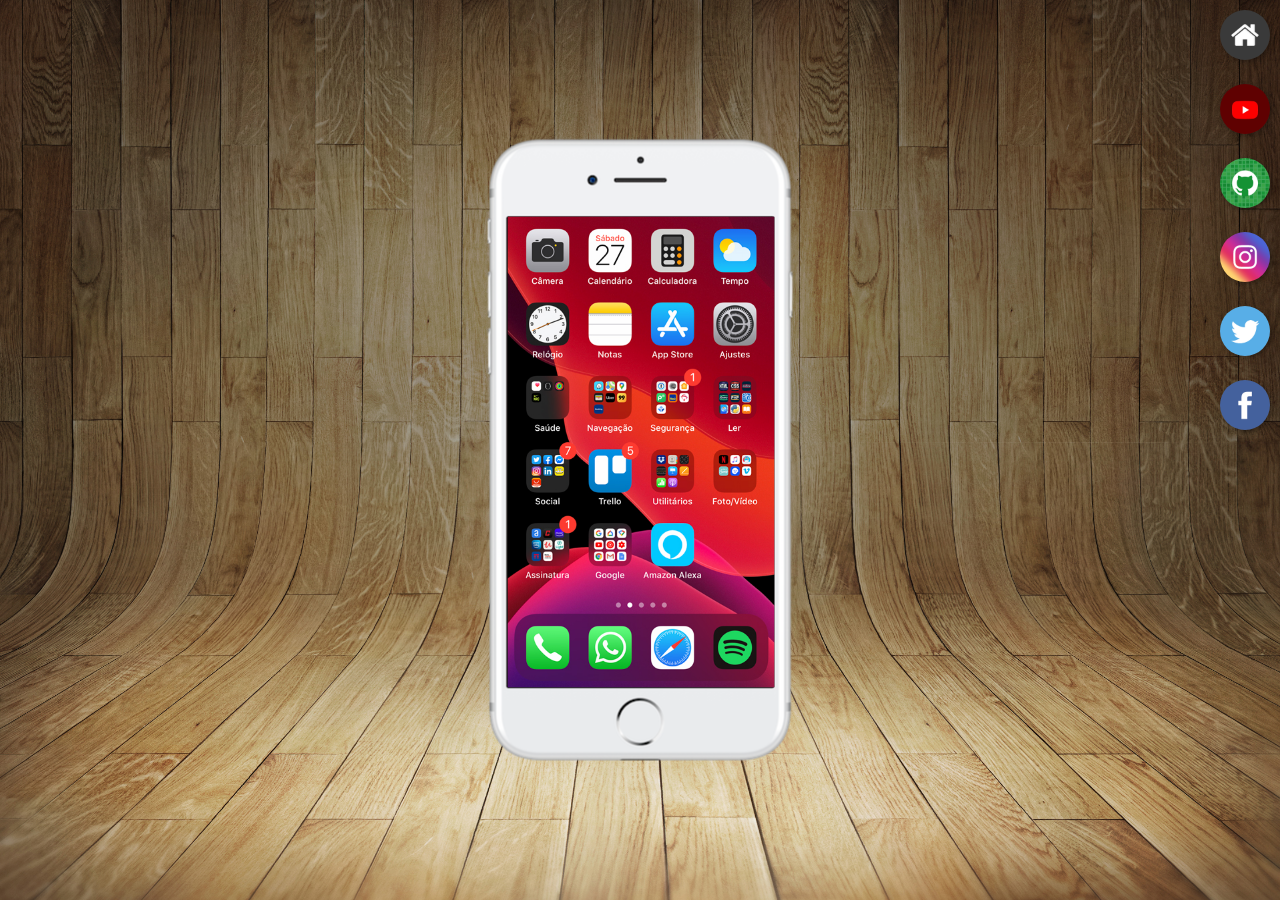
<file: index.html>
<!DOCTYPE html>
<html lang="pt-br">
<head>
    <meta charset="UTF-8">
    <meta name="viewport" content="width=device-width, initial-scale=1.0">
    <link rel="shortcut icon" href="favicon.ico" type="image/x-icon">
    <title>Projetos redes-sociais</title>
    <link rel="stylesheet" href="estilos/style.css">
</head>
<body>
    <main>
        <section id="Telefone"> 
          <iframe src="home.html" name="tela" id="tela" frameborder="0"></iframe>
        </section>
        <section id="redes-sociais">
        <a href="home.html" target="tela"><img src="imagens/logo-home.jpg" alt="home"></a><br>
        <a href="youtube.html" target="tela"><img src="imagens/logo-youtube.jpg" alt="youtube"></a><br>
        <a href="github.html" target="tela"><img src="imagens/logo-github.jpg" alt="github"></a><br>
        <a href="instagram.html" target="tela"><img src="imagens/logo-instagram.jpg" alt="istagram"></a><br>
        <a href="twitter.html" target="tela"><img src="imagens/logo-twitter.jpg" alt="twitter"></a><br>
        <a href="facebook.html" target="tela"><img src="imagens/logo-facebook.jpg" alt="facebook"></a><br>
        </section>   
    </main>
</body>
</html>
</file>
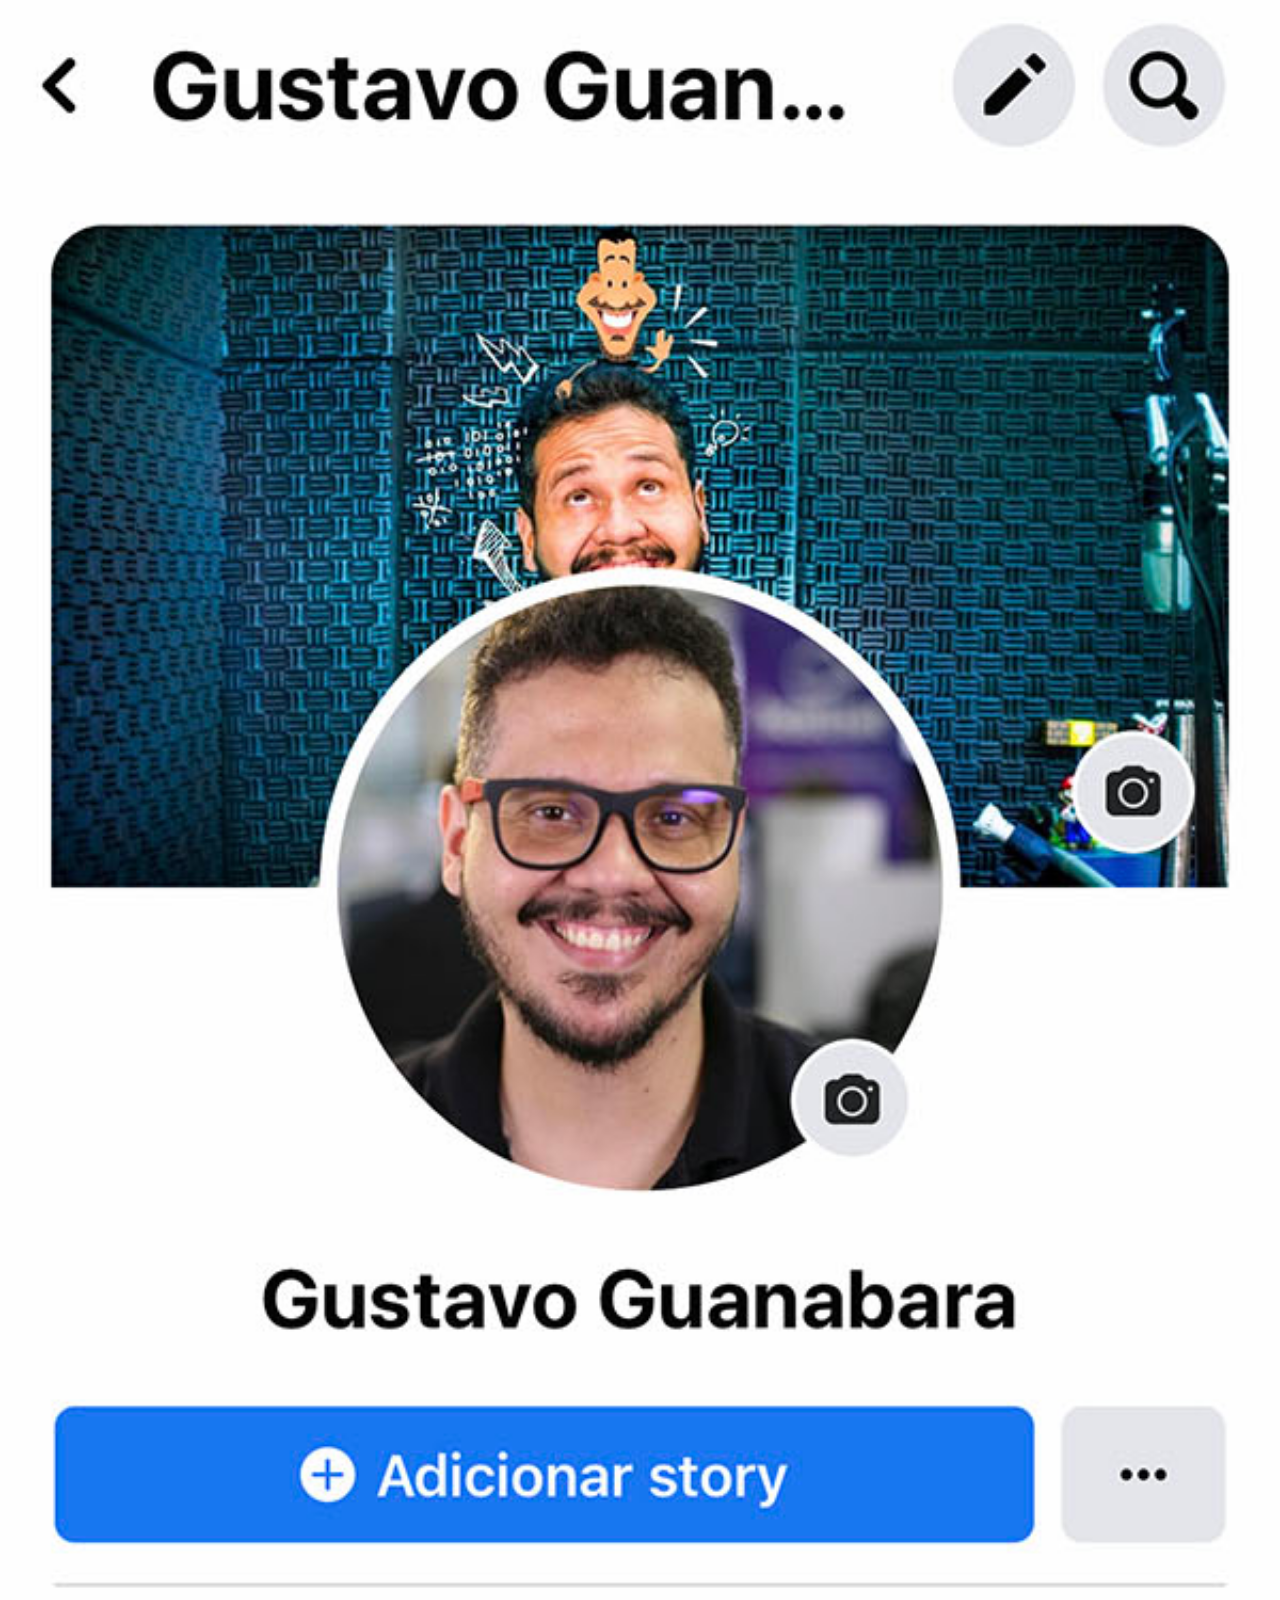
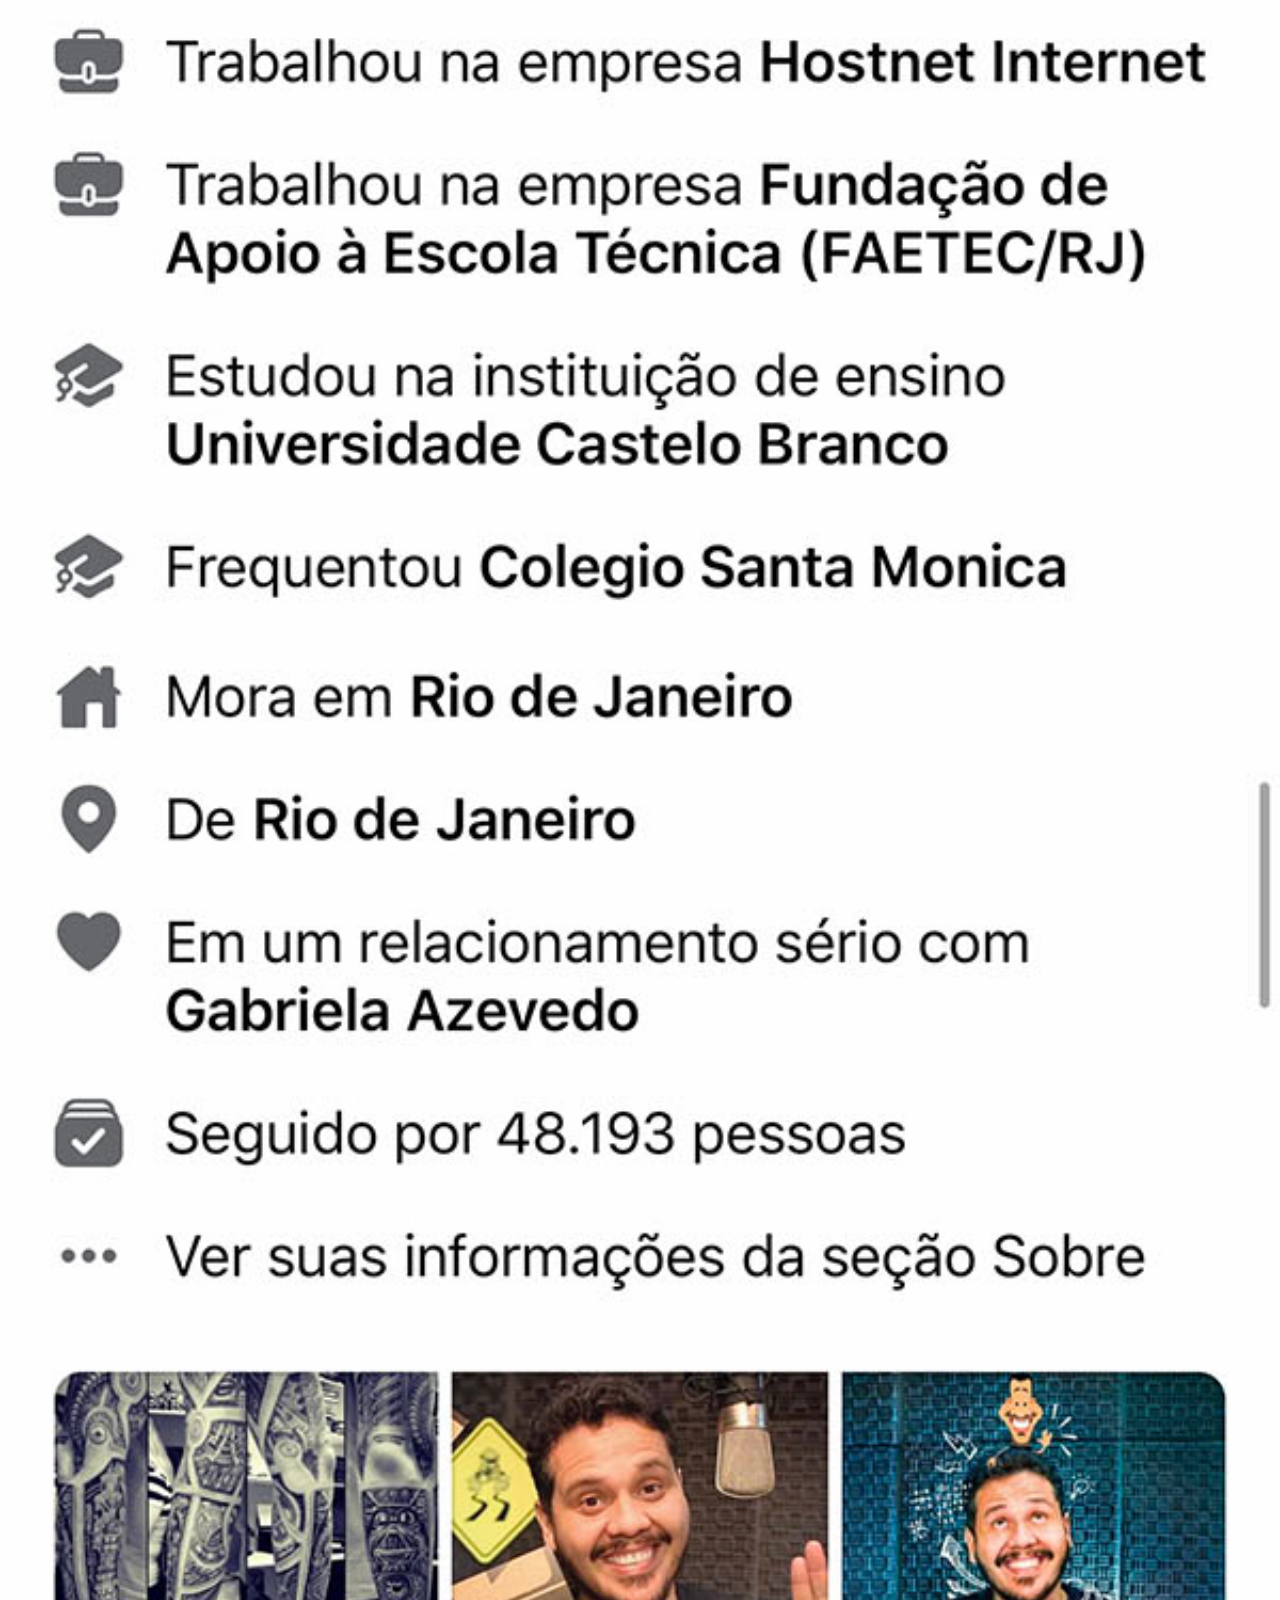
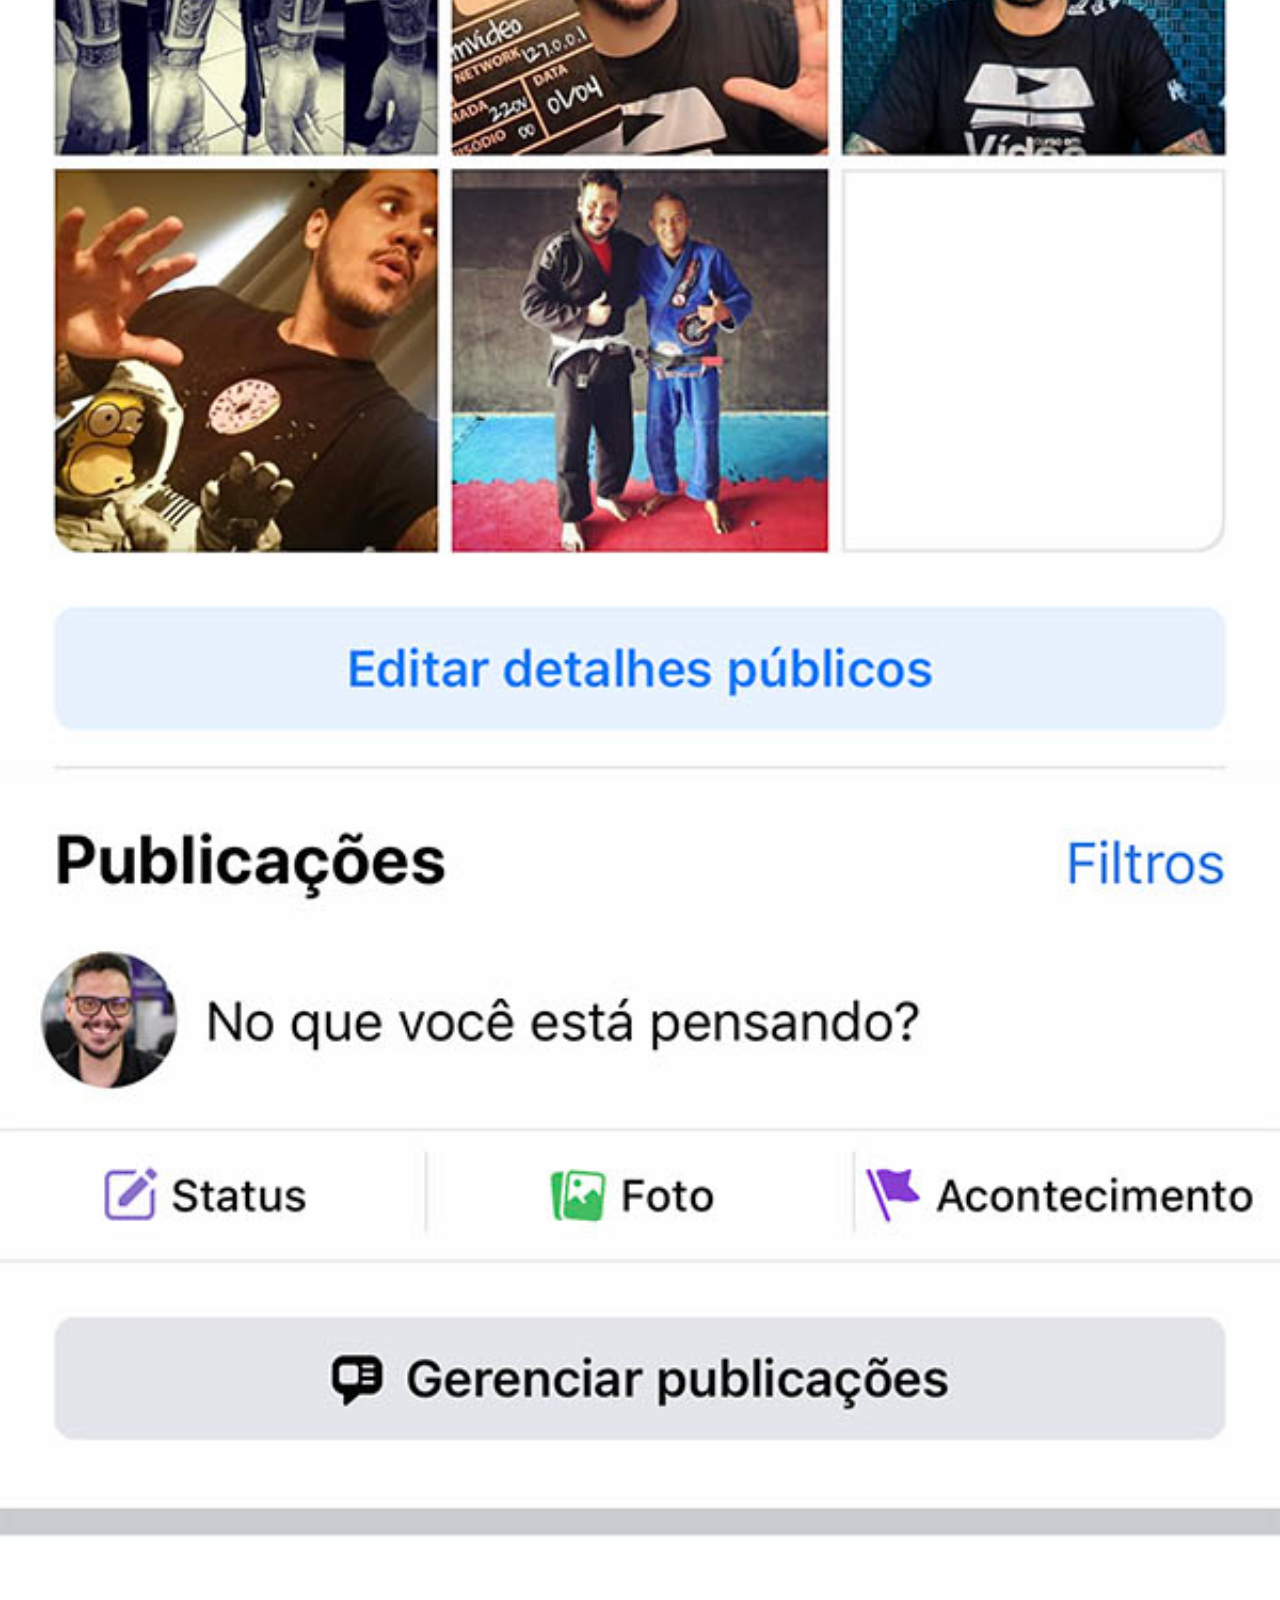
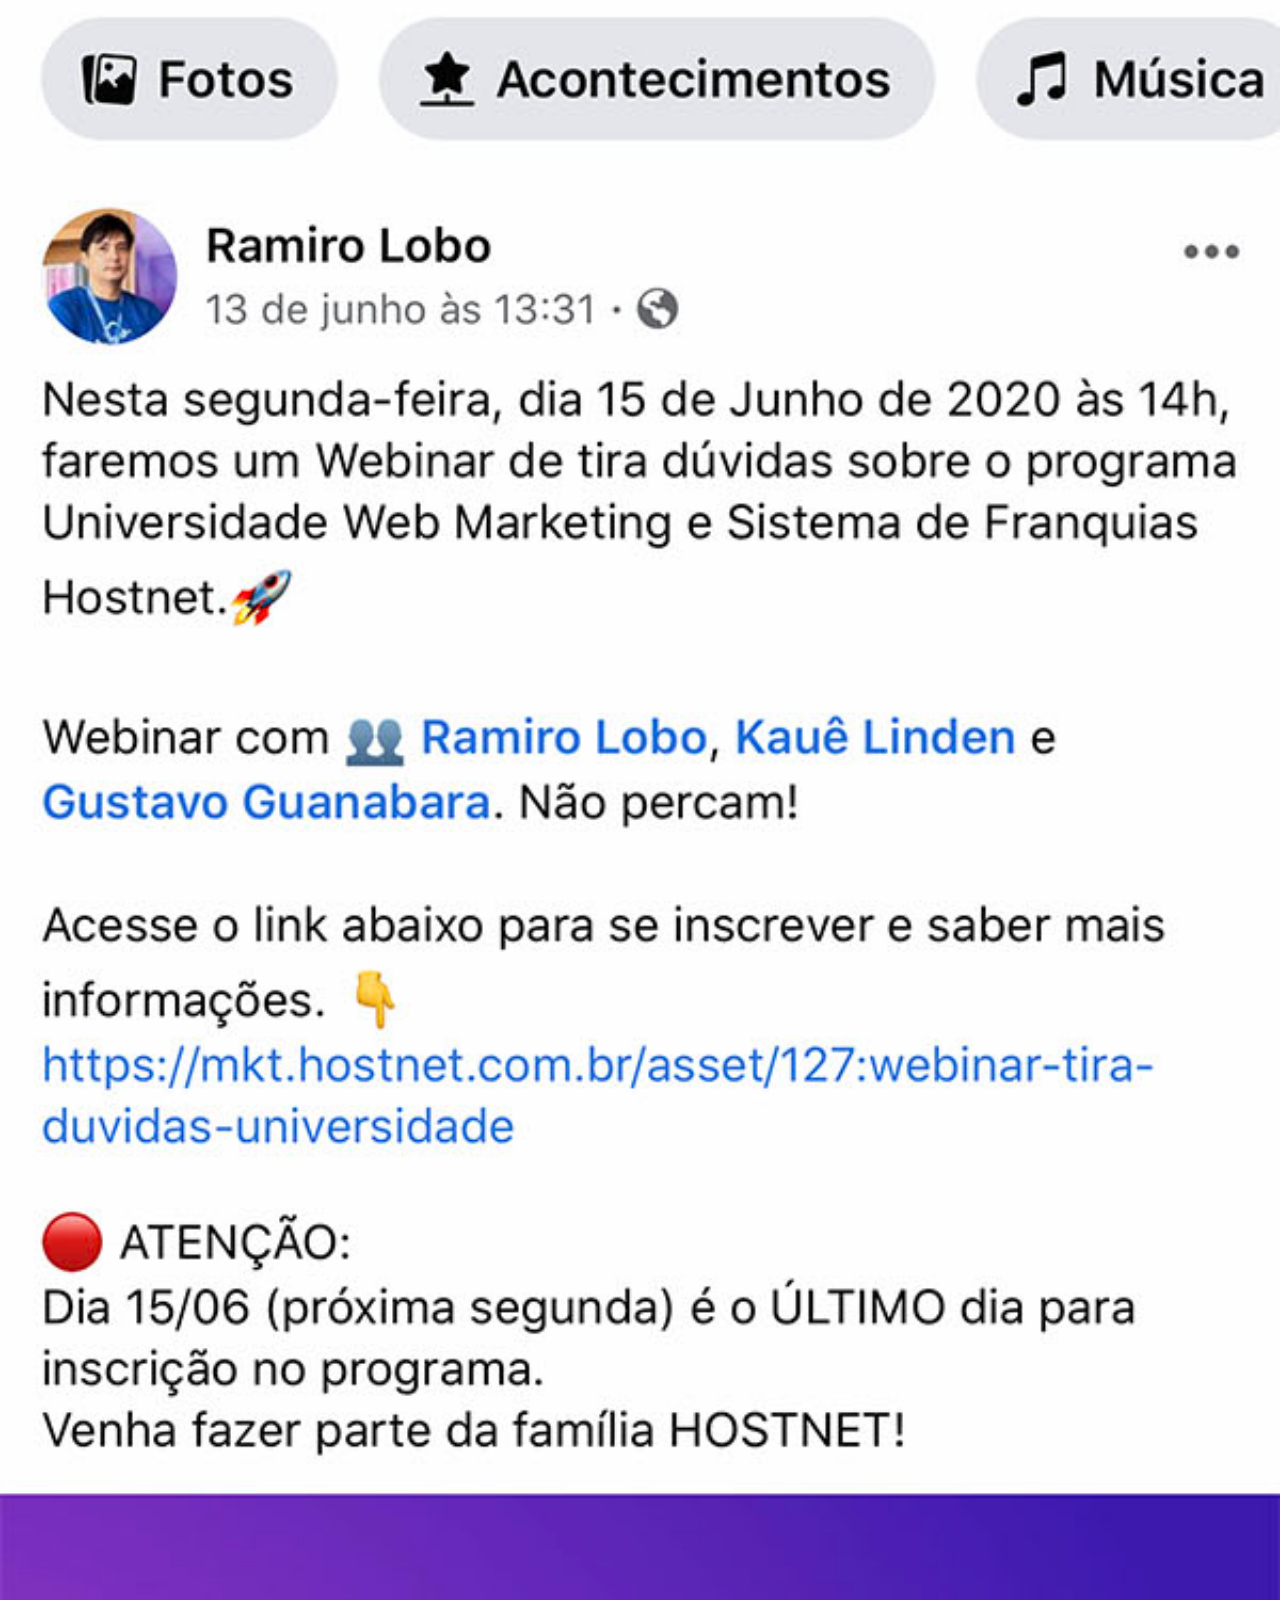
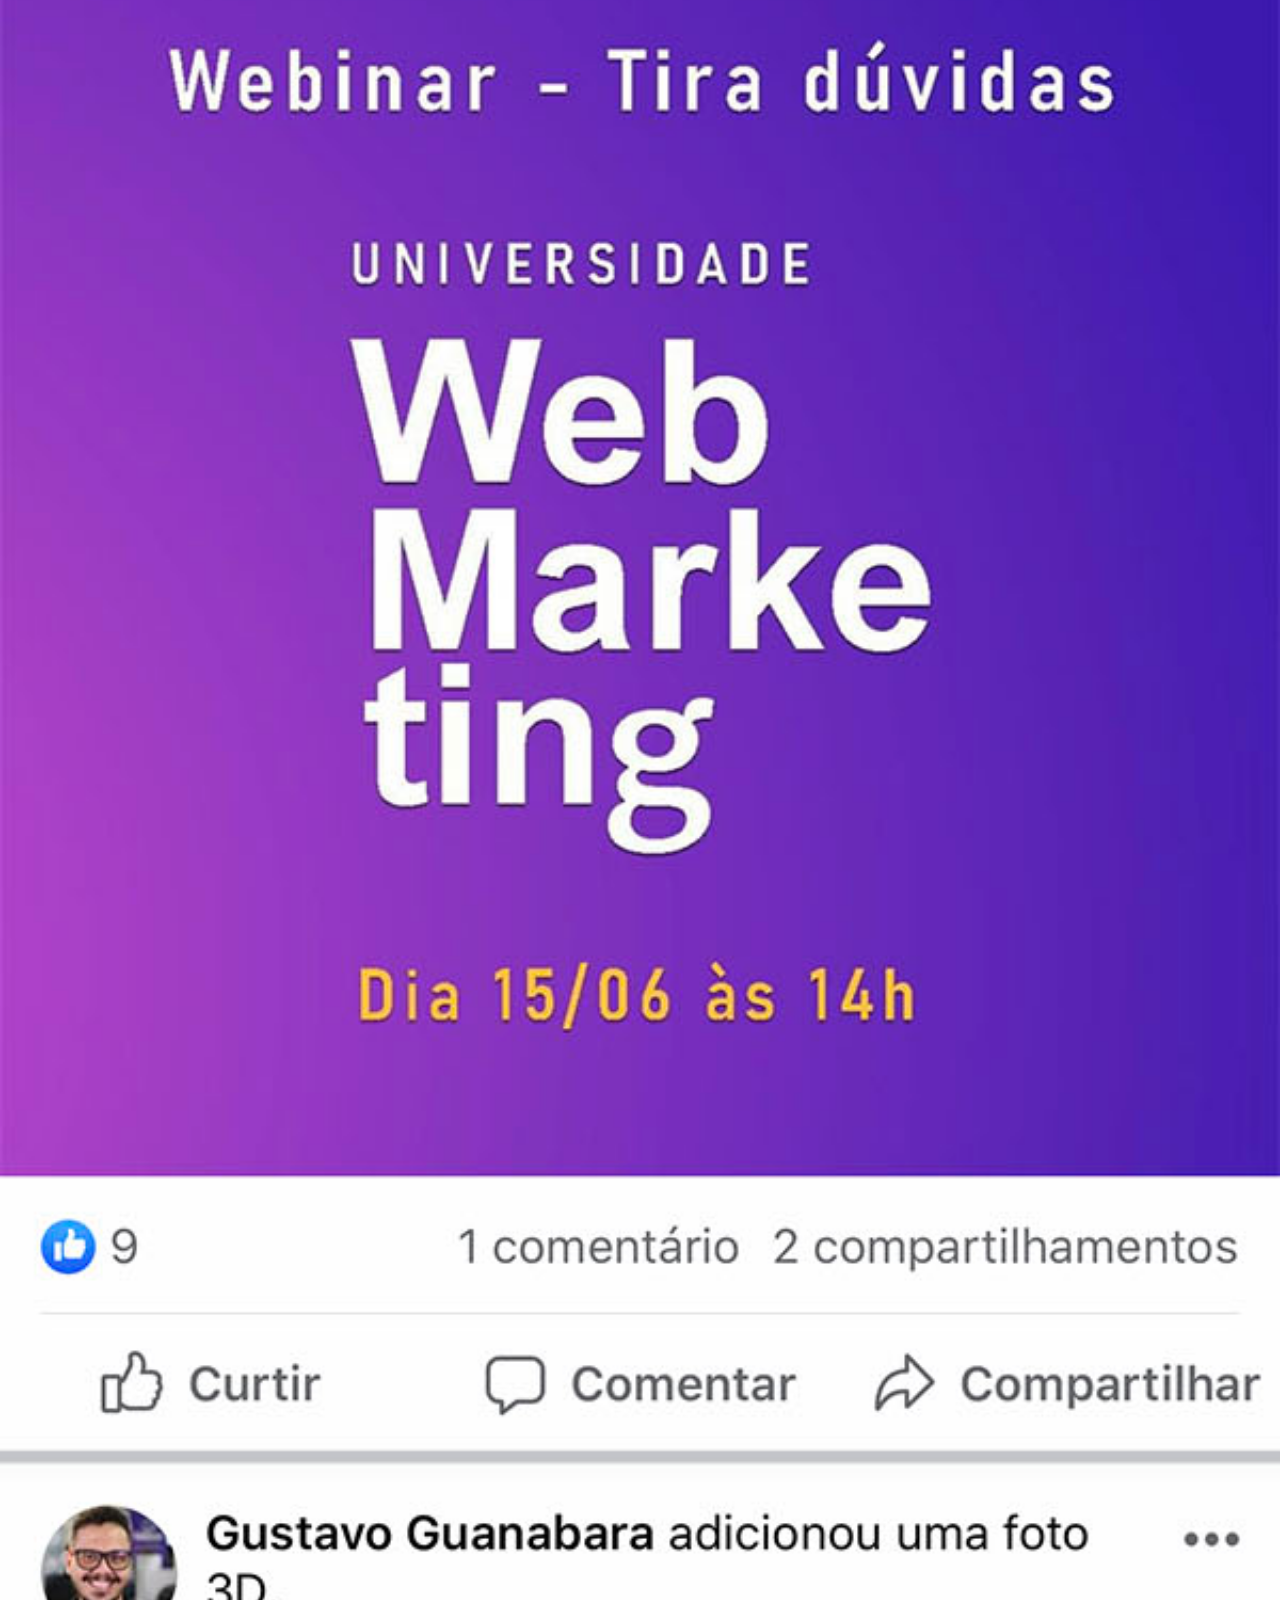
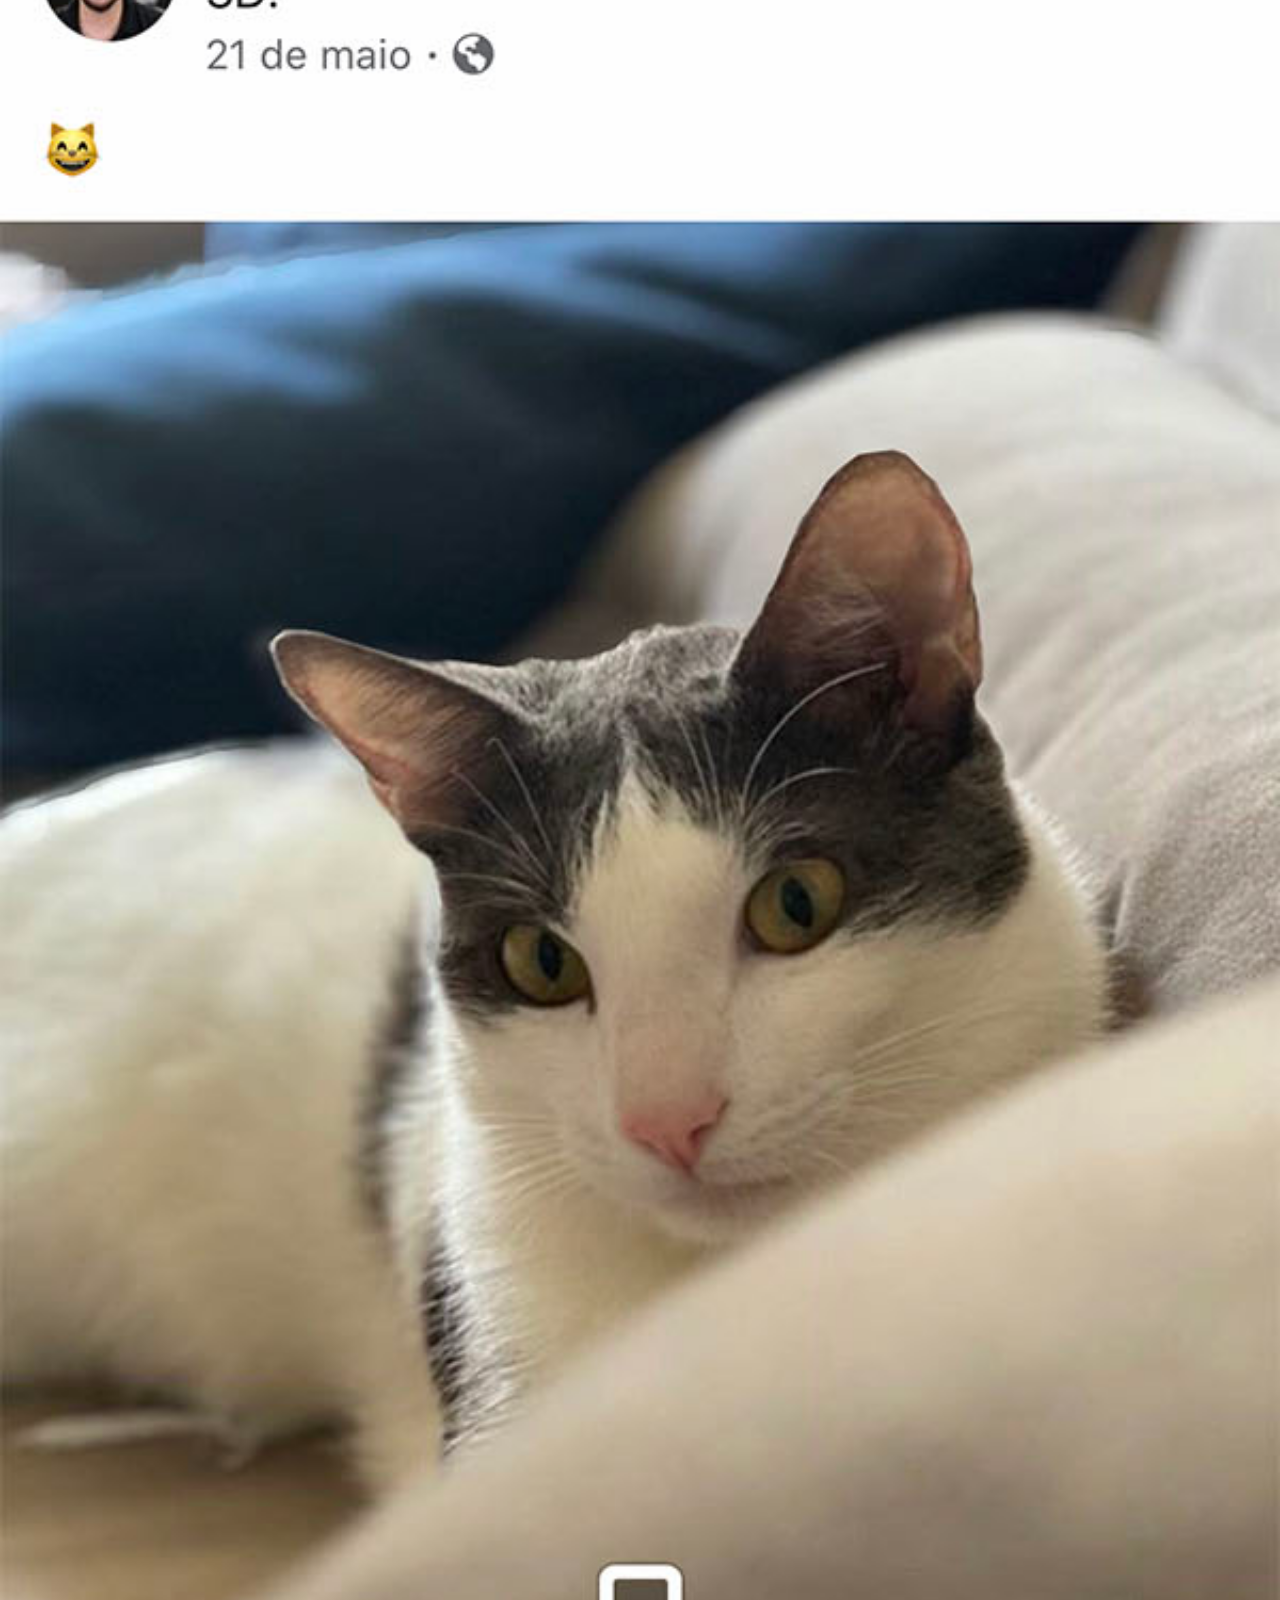
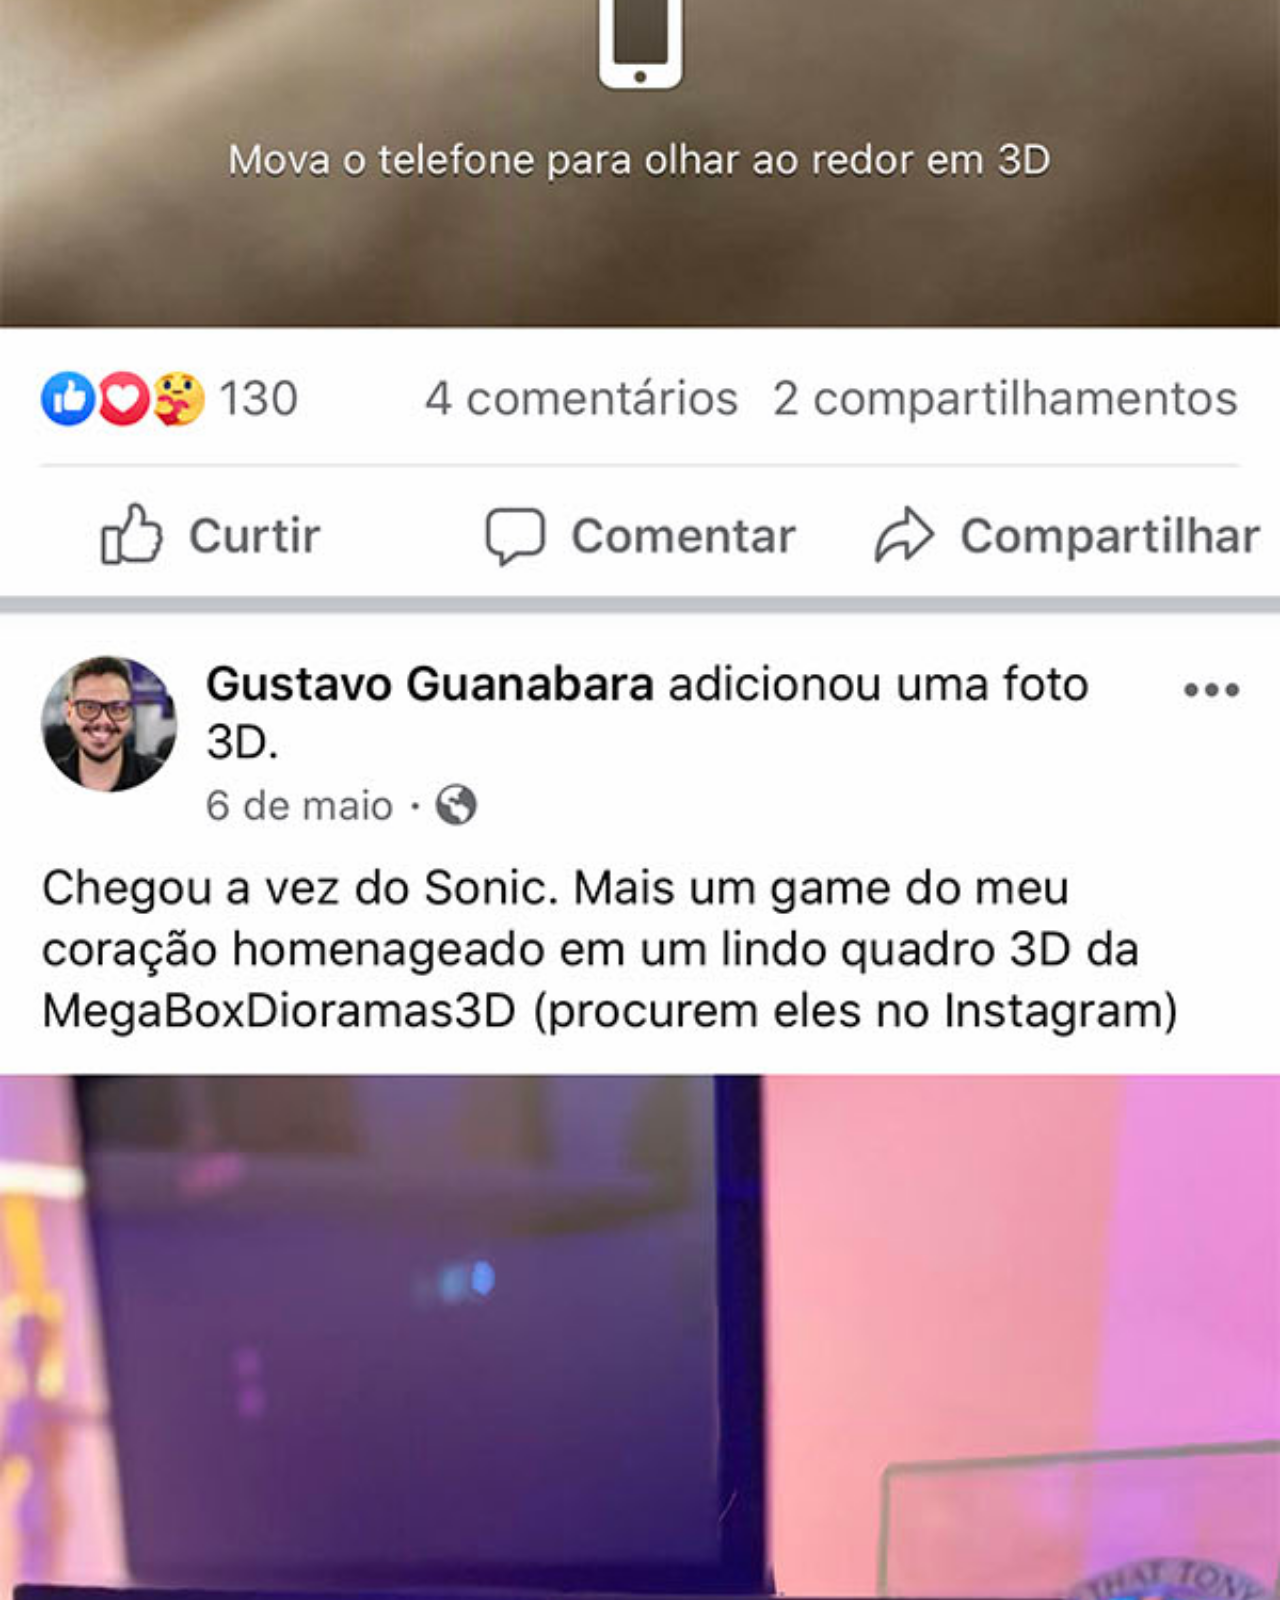
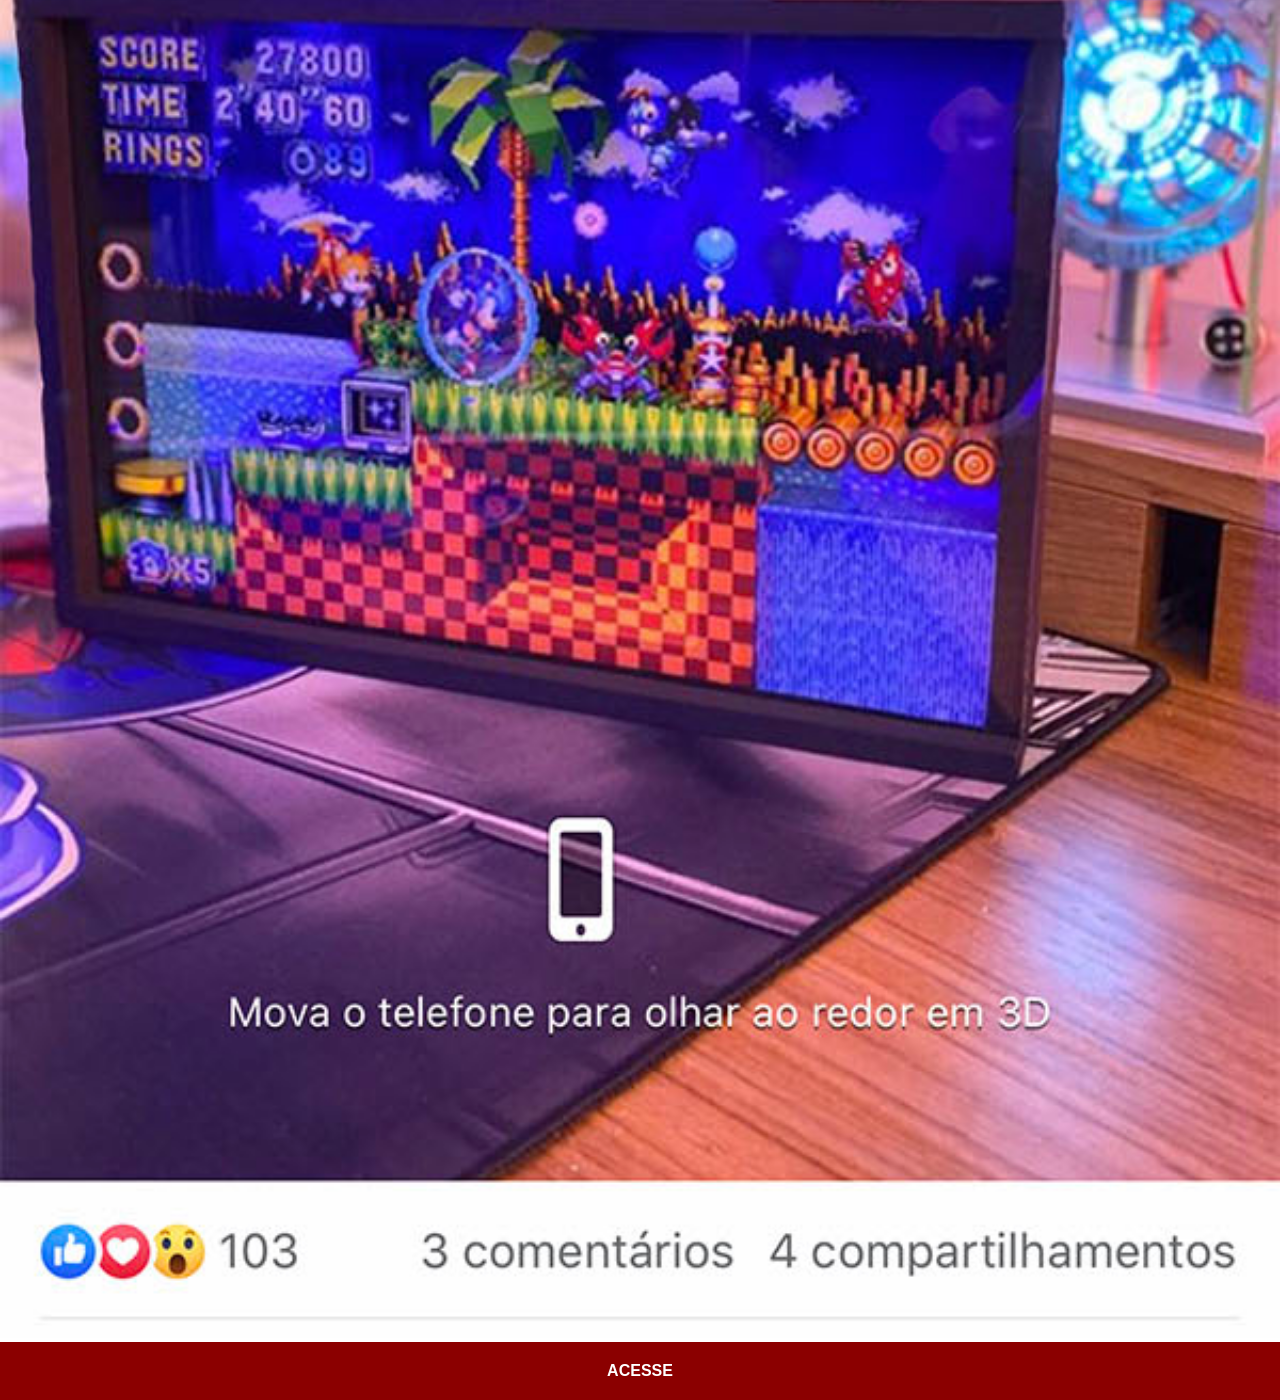
<file: facebook.html>
<!DOCTYPE html>
<html lang="pt-br">
<head>
    <meta charset="UTF-8">
    <meta name="viewport" content="width=device-width, initial-scale=1.0">
    <title>facebook</title>
    <link rel="stylesheet" href="estilo/social.css">
</head>
<body>
    <img src="imagens/tela-facebook.jpg" alt="facebook">
    <a href="https://www.facebook.com/gustavoguanabara/" target="_blank">ACESSE</a>
</body>
</html>
</file>
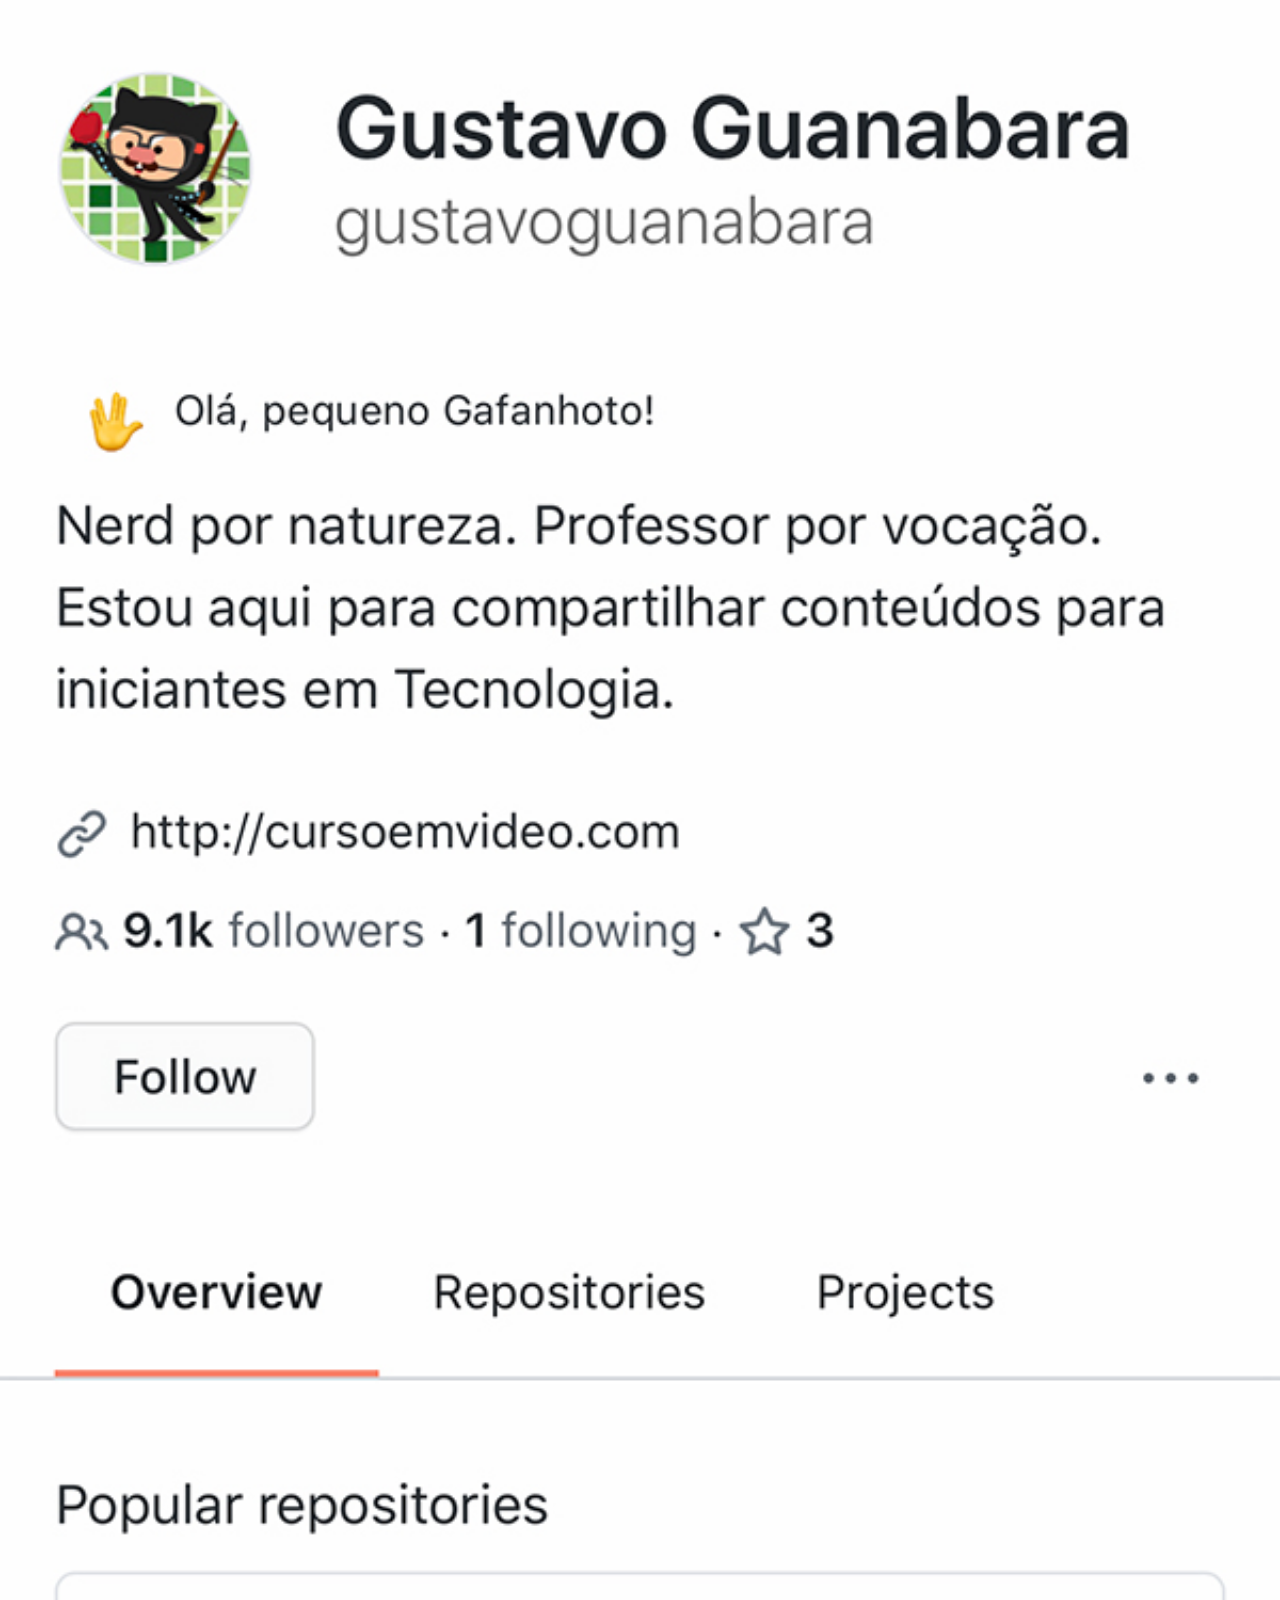
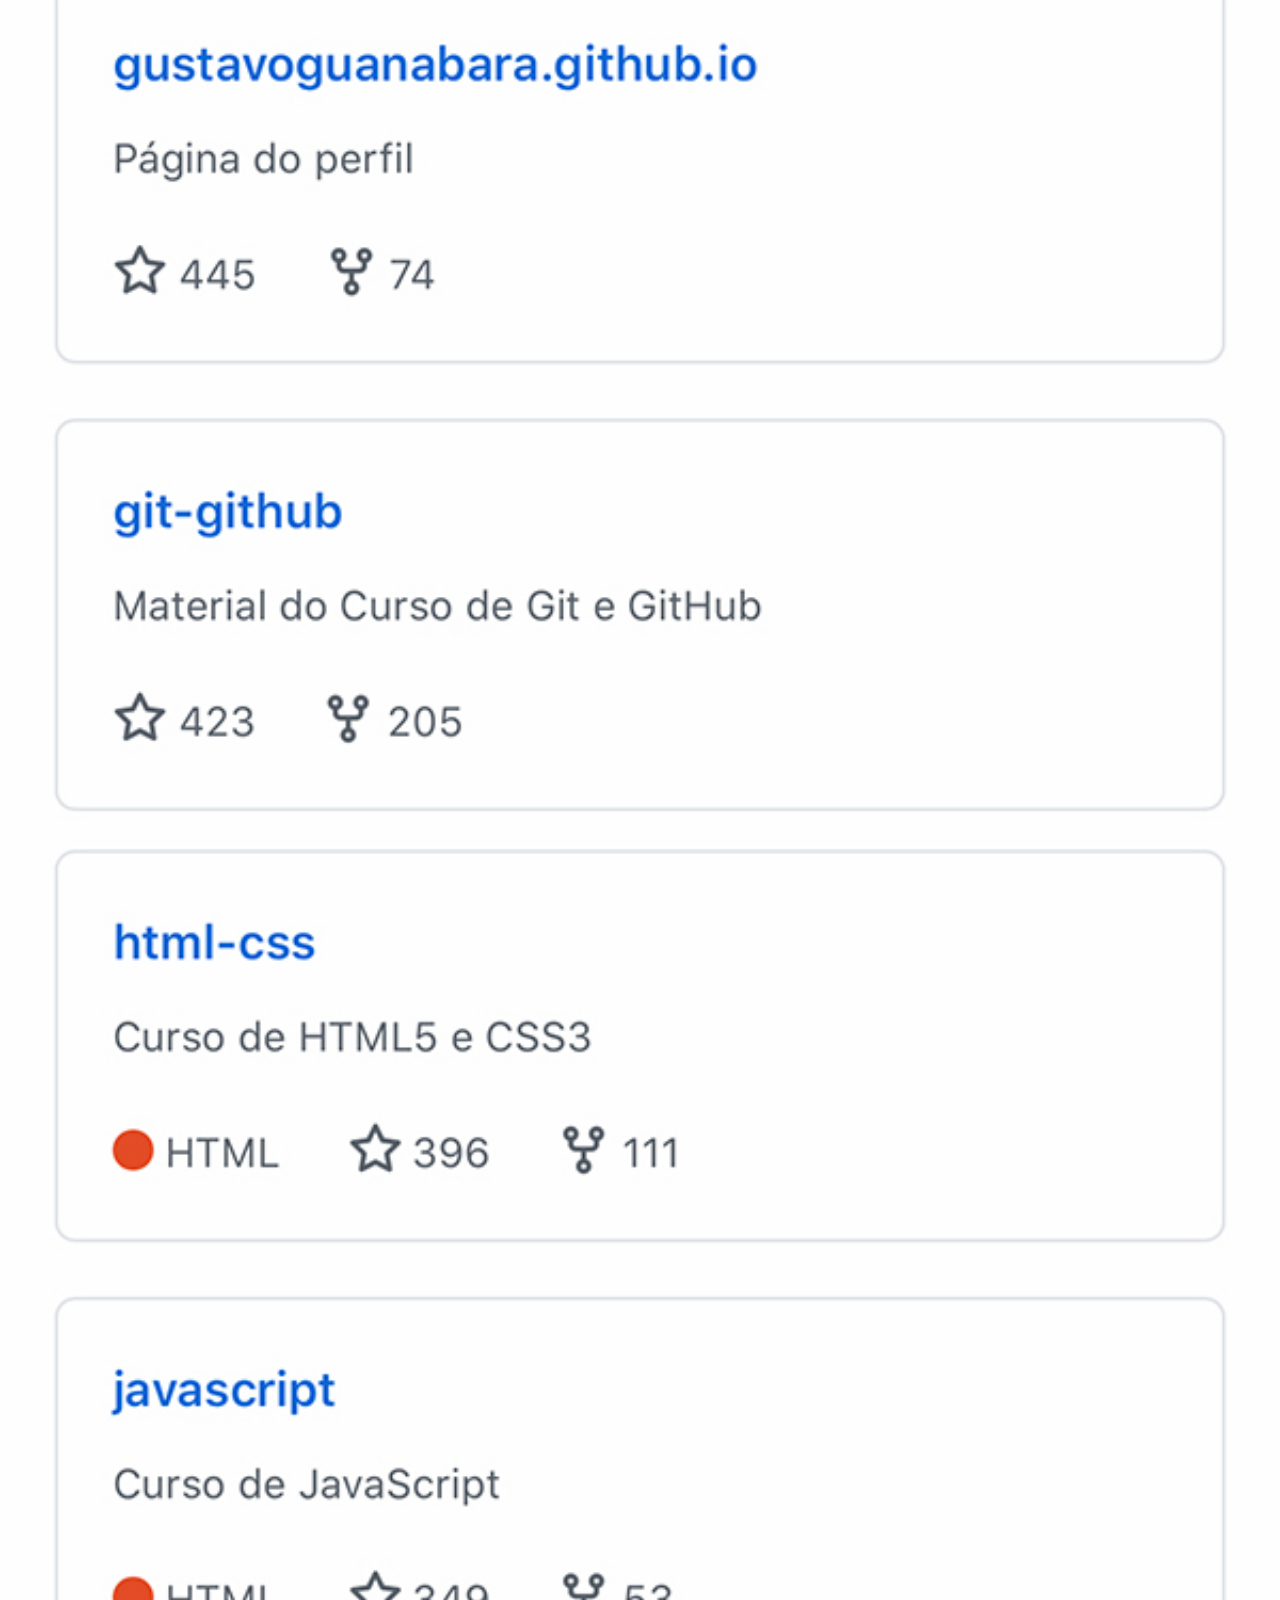
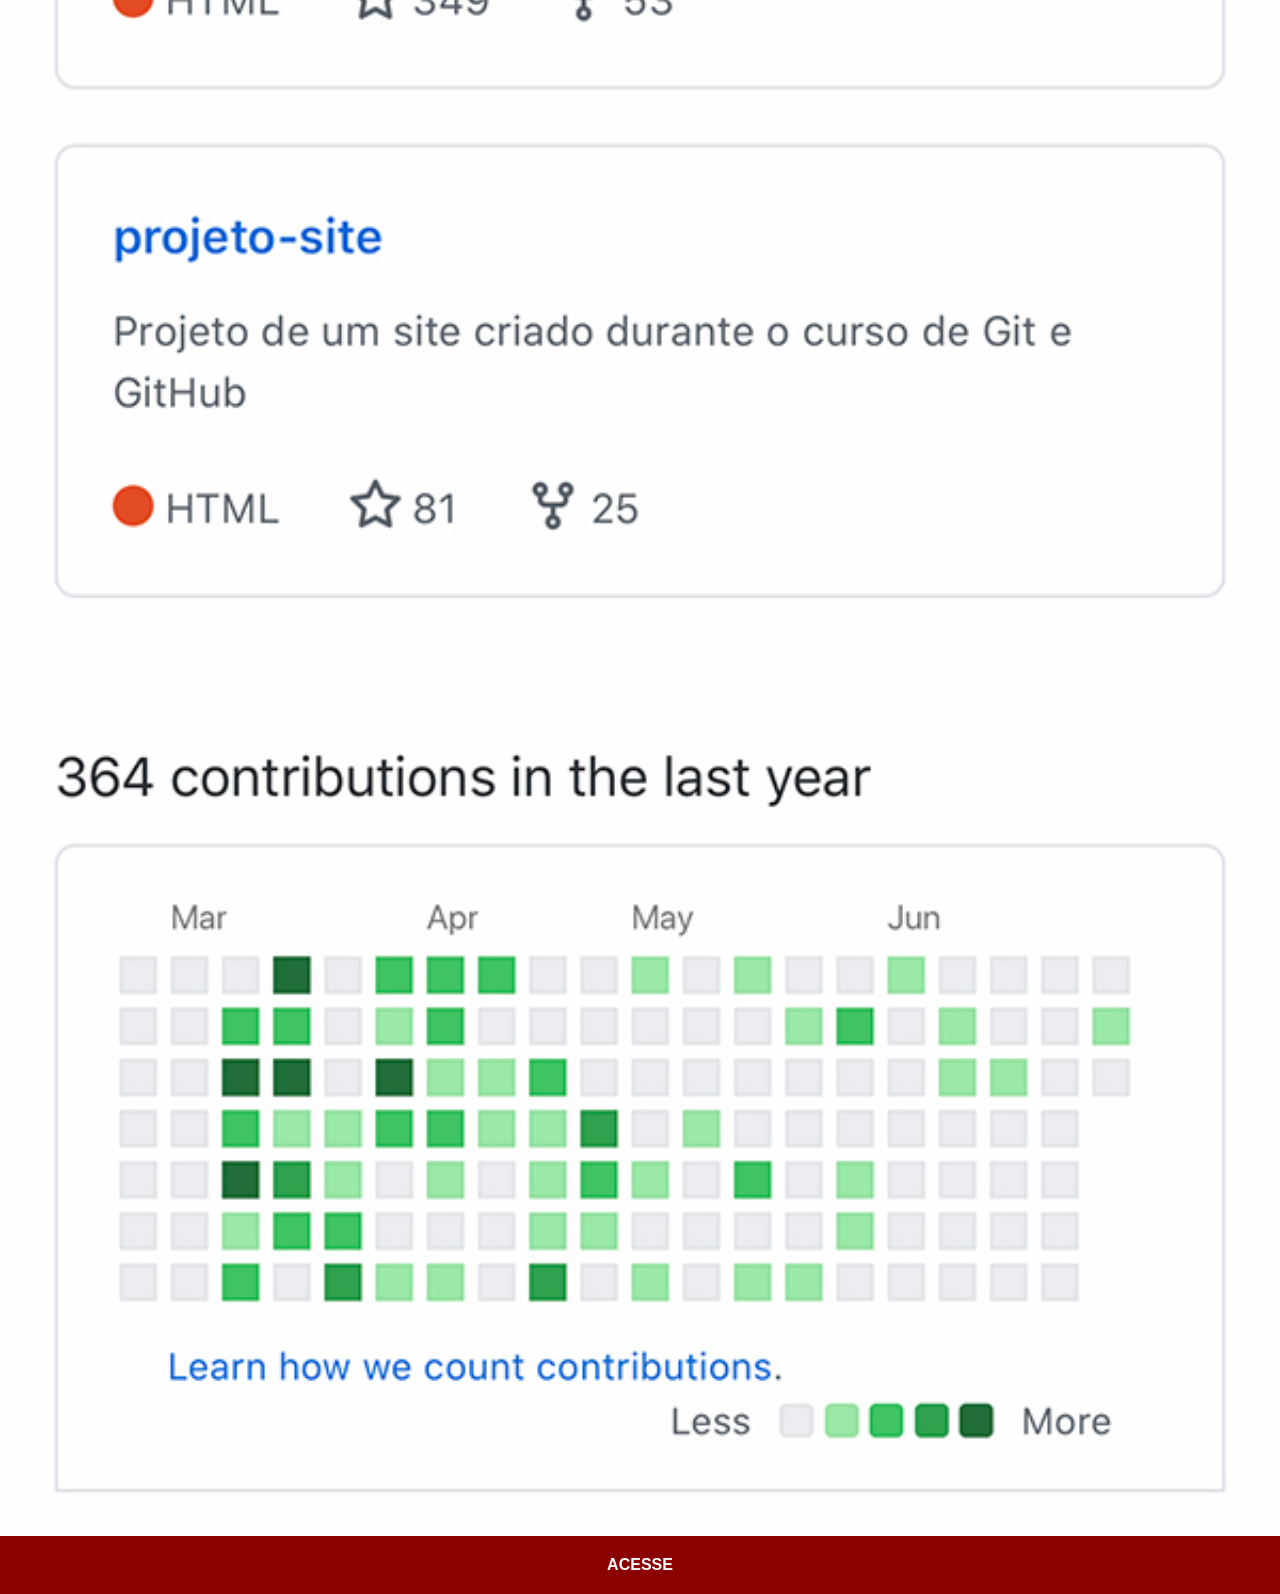
<file: github.html>
<!DOCTYPE html>
<html lang="pt-br">
<head>
    <meta charset="UTF-8">
    <meta name="viewport" content="width=device-width, initial-scale=1.0">
    <title>github</title>
    <link rel="stylesheet" href="estilo/social.css">
</head>
<body>
    <img src="imagens/tela-github.jpg" alt="github">
    <a href="https://github.com/gustavoguanabara" target="_blank">ACESSE</a>
</body>
</html>
</file>
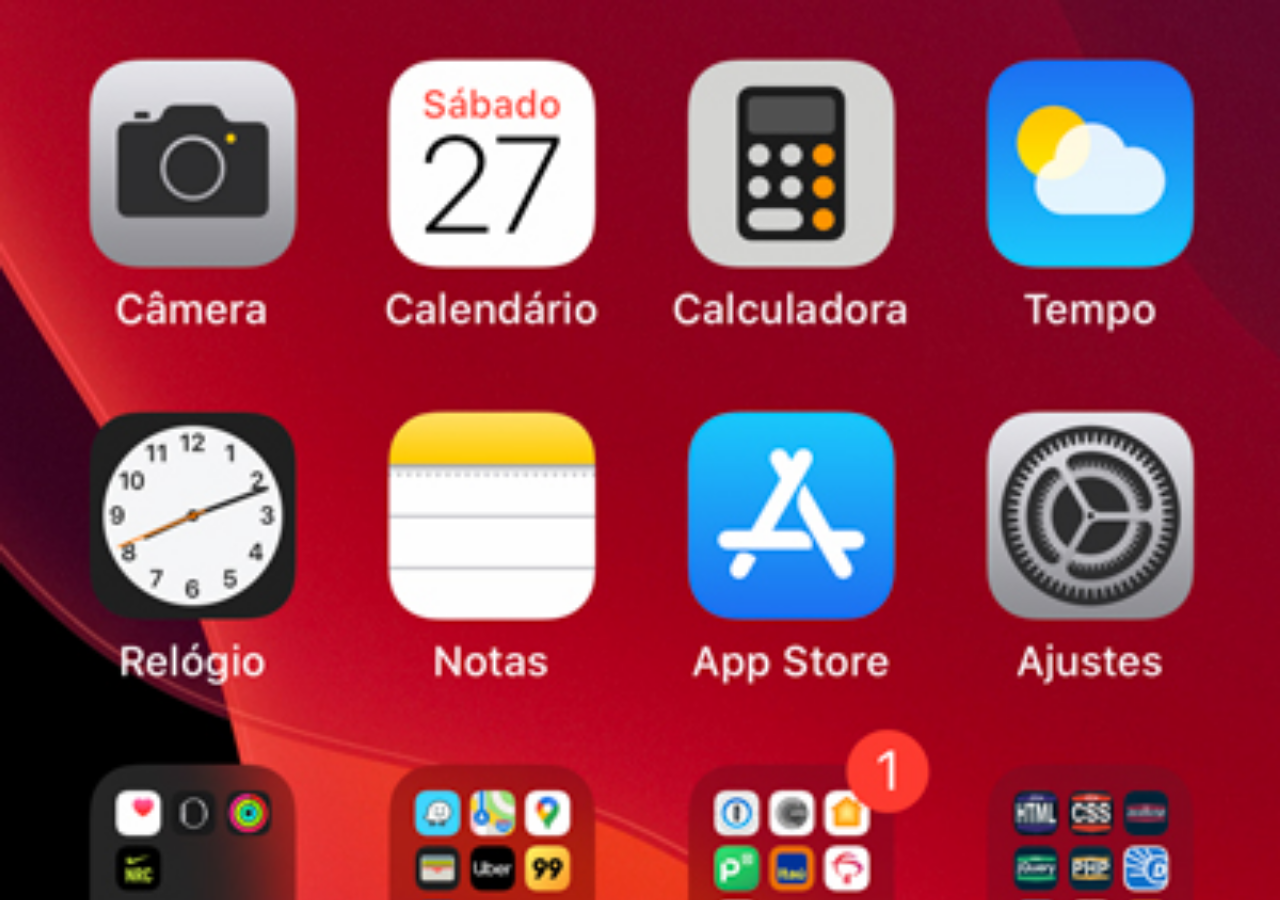
<file: home.html>
<!DOCTYPE html>
<html lang="pt-br">
<head>
    <meta charset="UTF-8">
    <meta name="viewport" content="width=device-width, initial-scale=1.0">
    <title>home</title>
</head>
<style>
    *{
margin: 0px;
padding: 0px;
    }

    body{
        width: 100vw;
        height: 100vh;
        background: black url('imagens/tela-home.jpg') no-repeat top center;
        background-size: cover;
    }
</style>
<body>
    
</body>
</html>
</file>
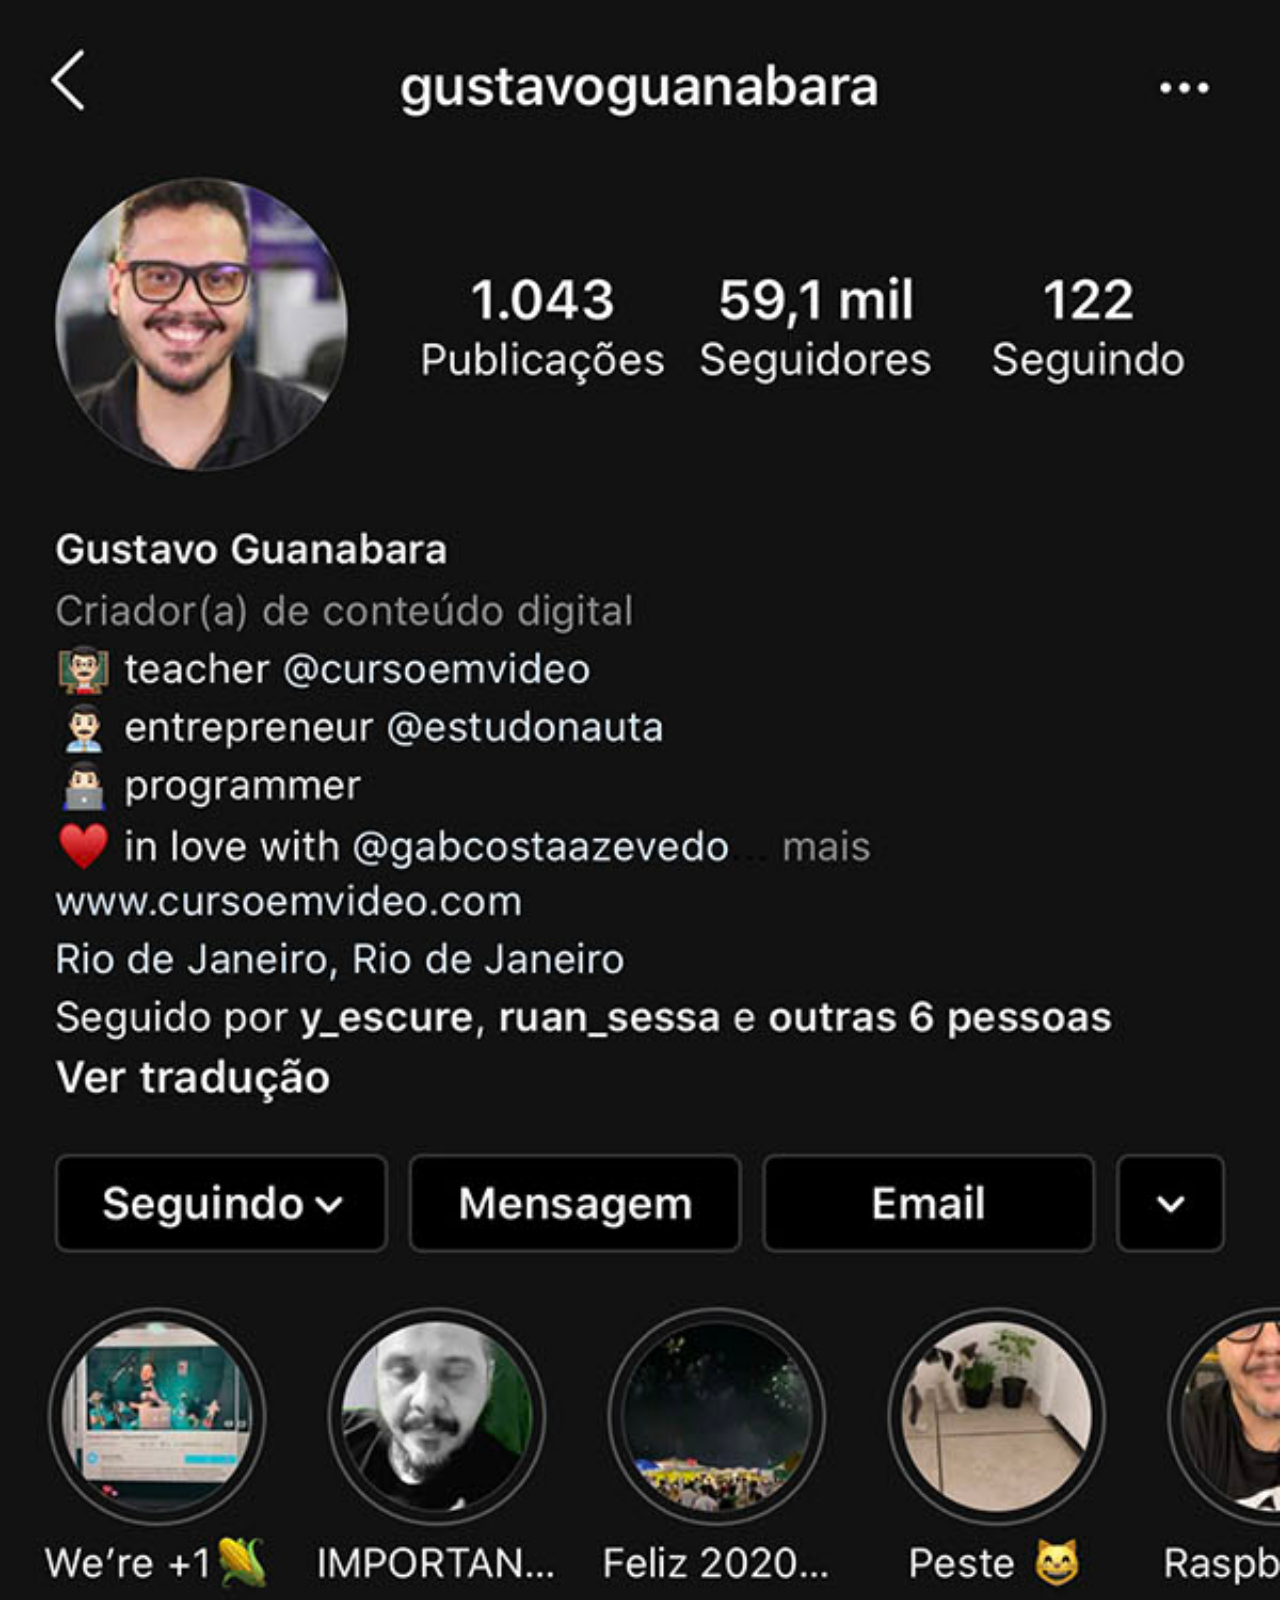
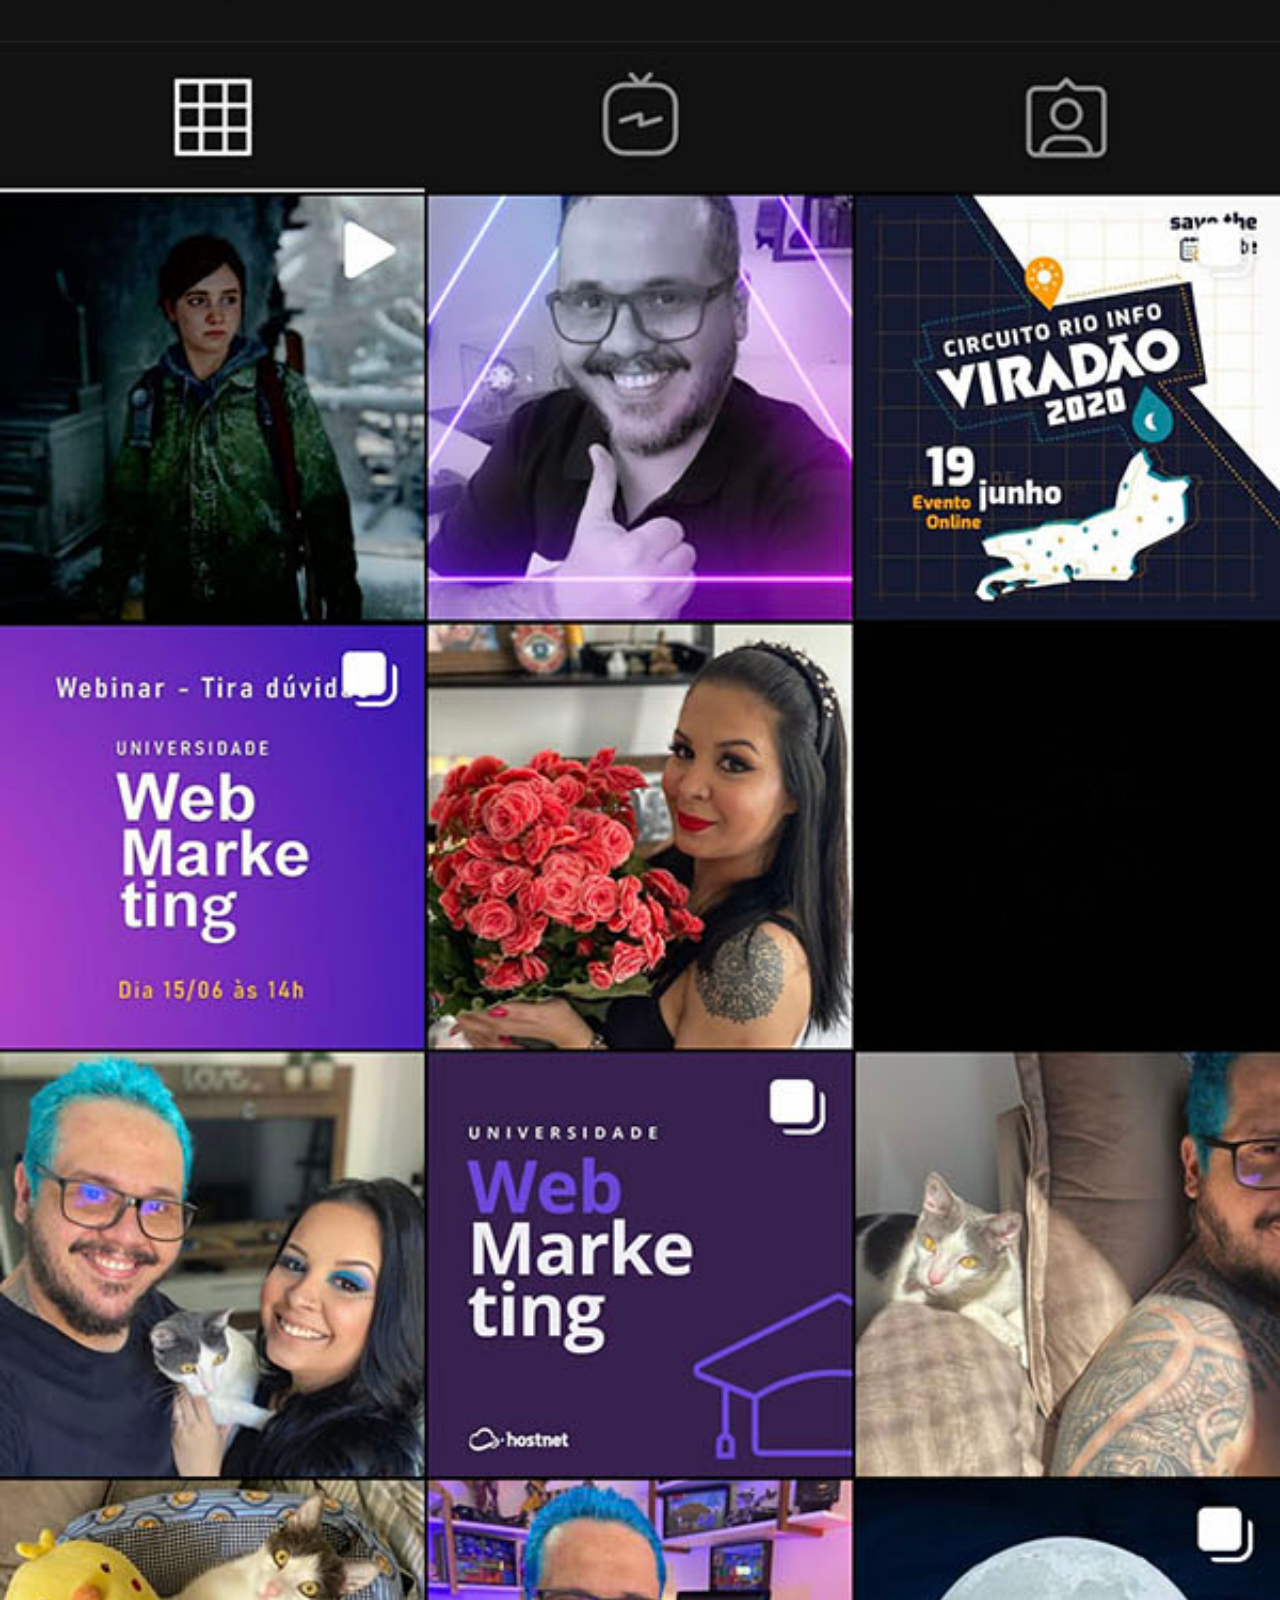
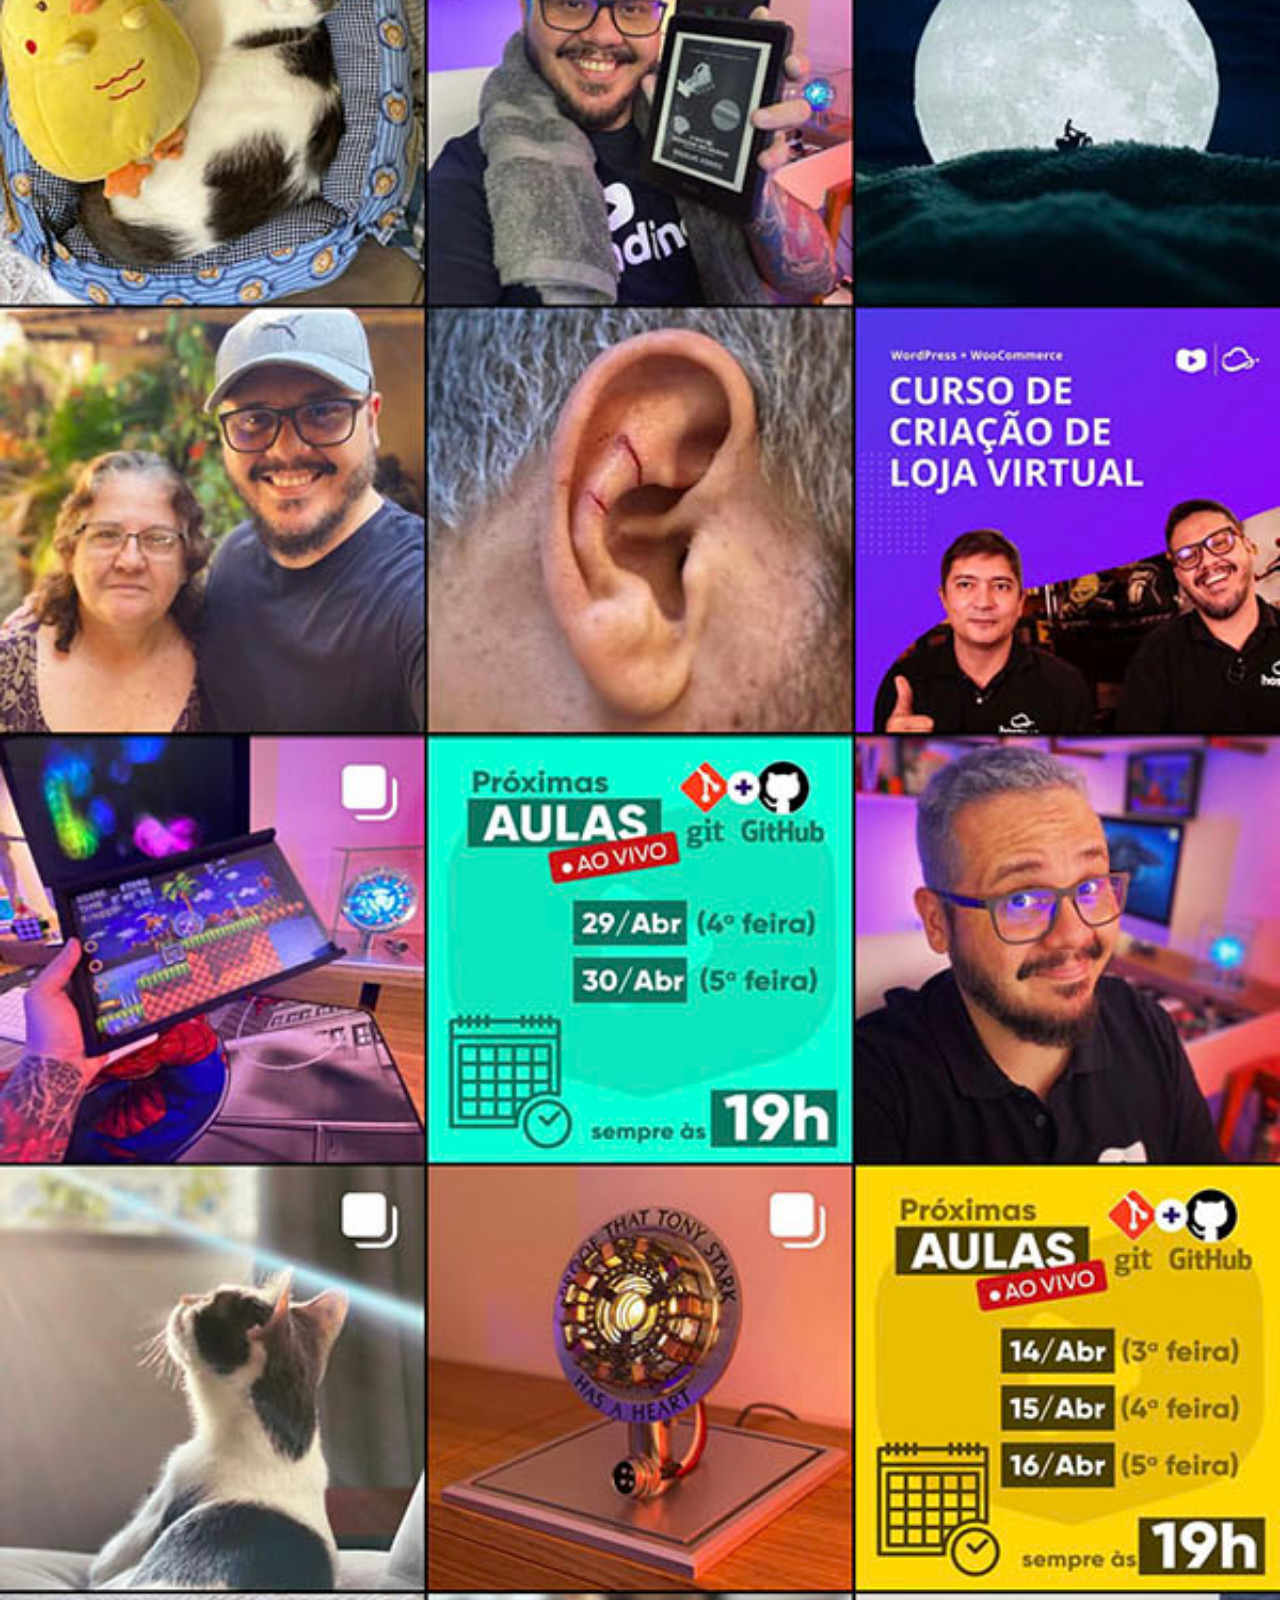
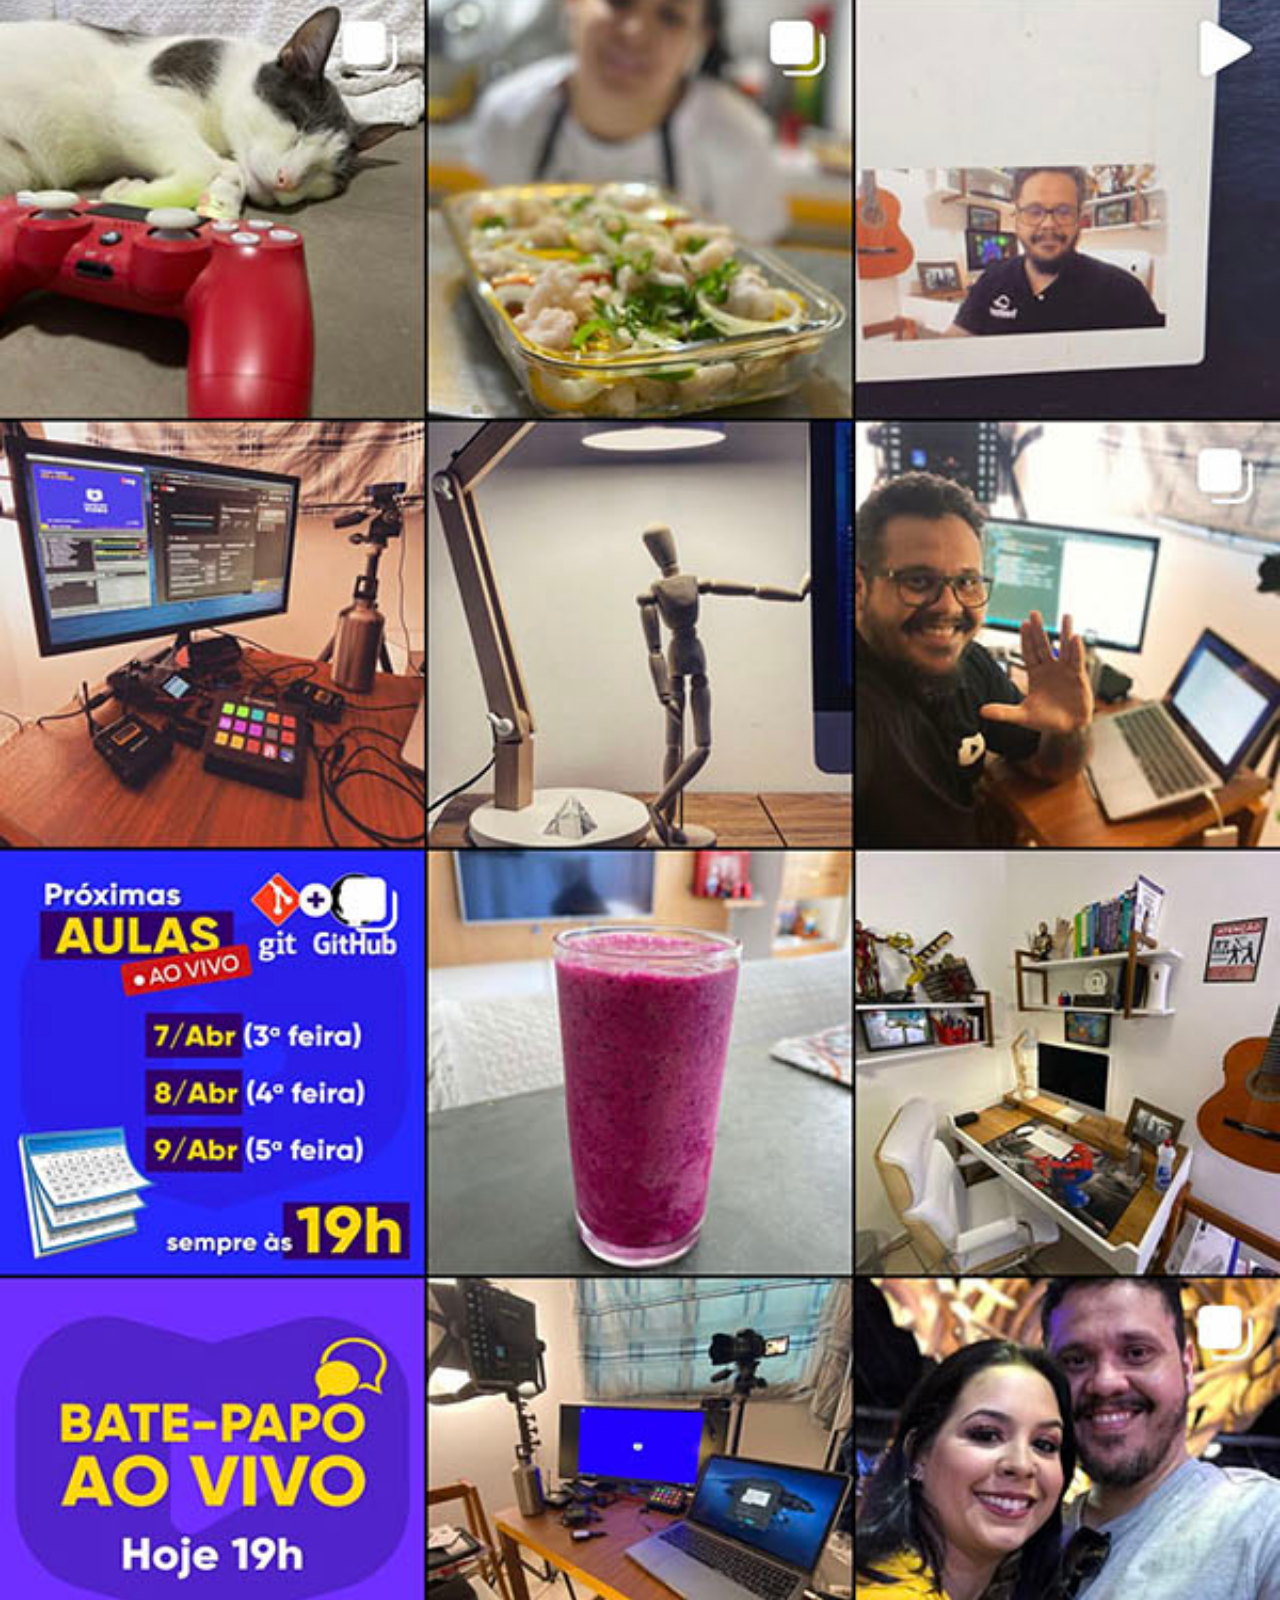
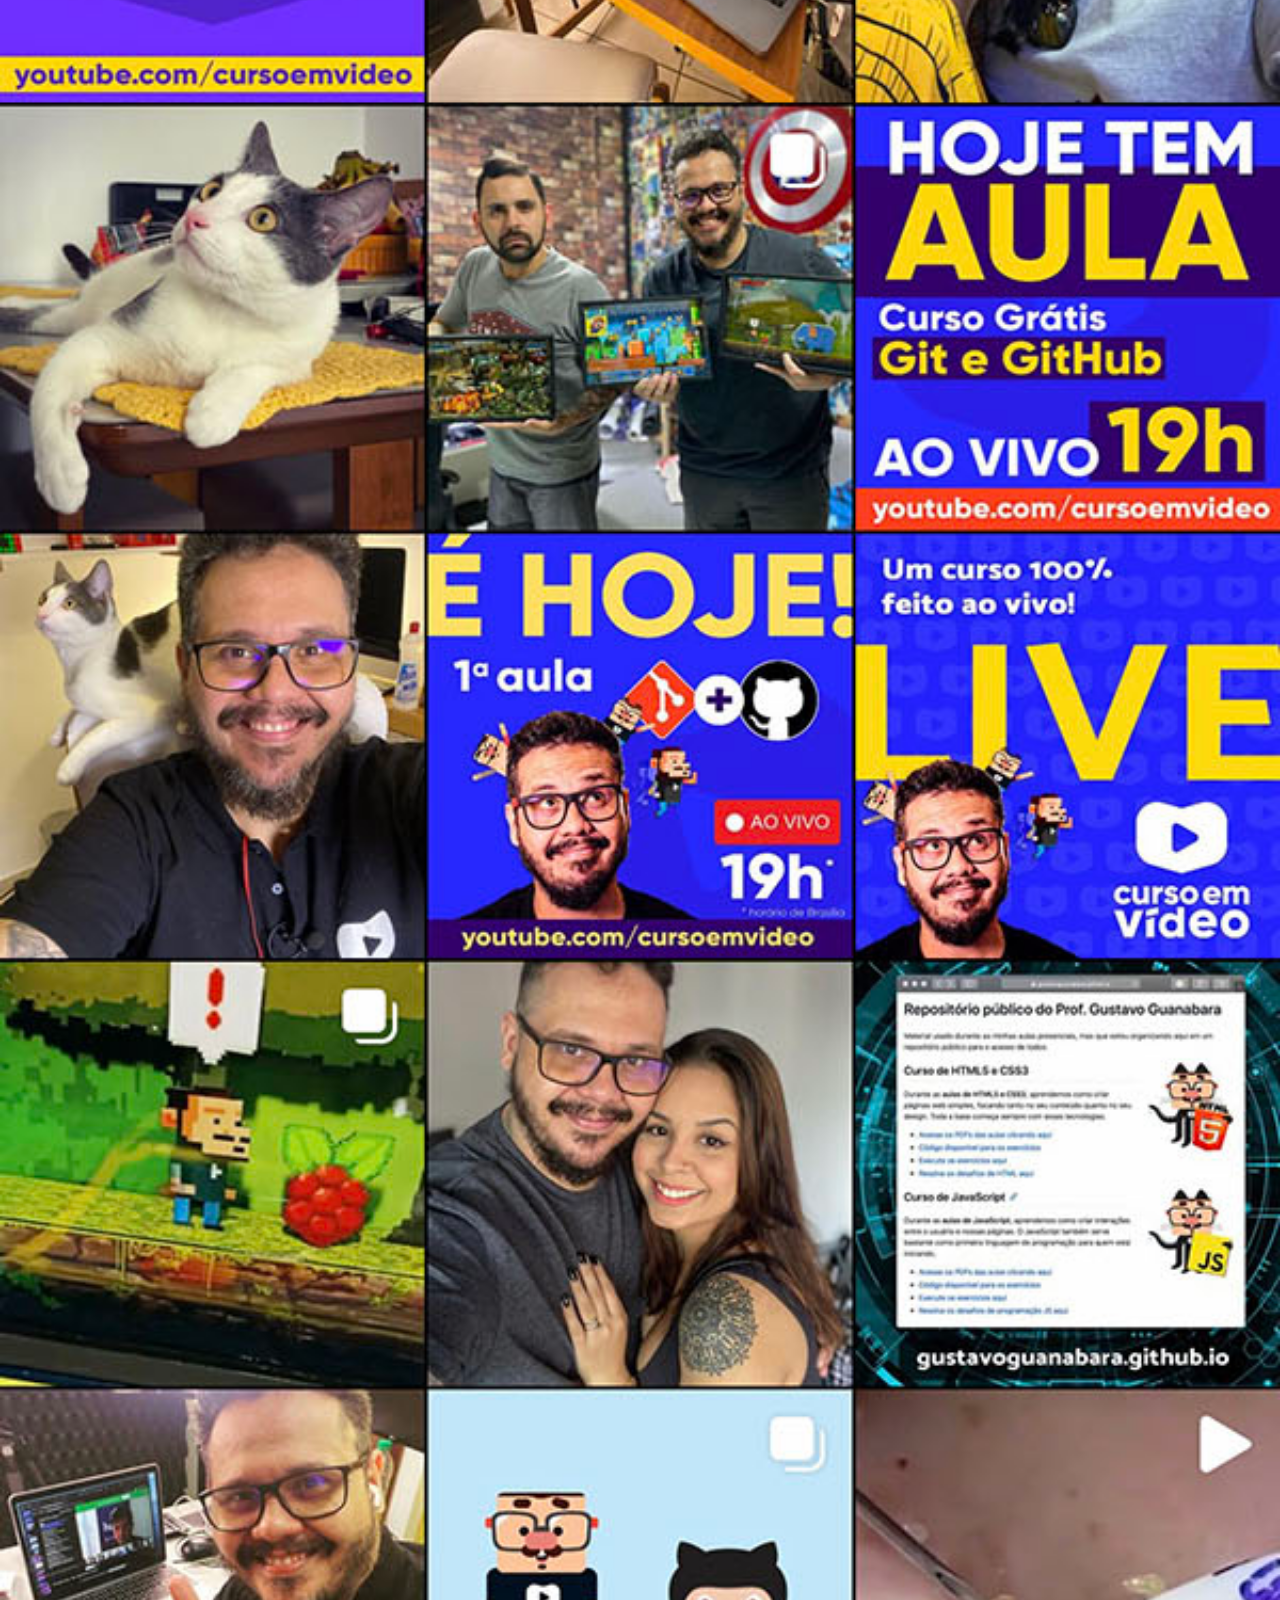
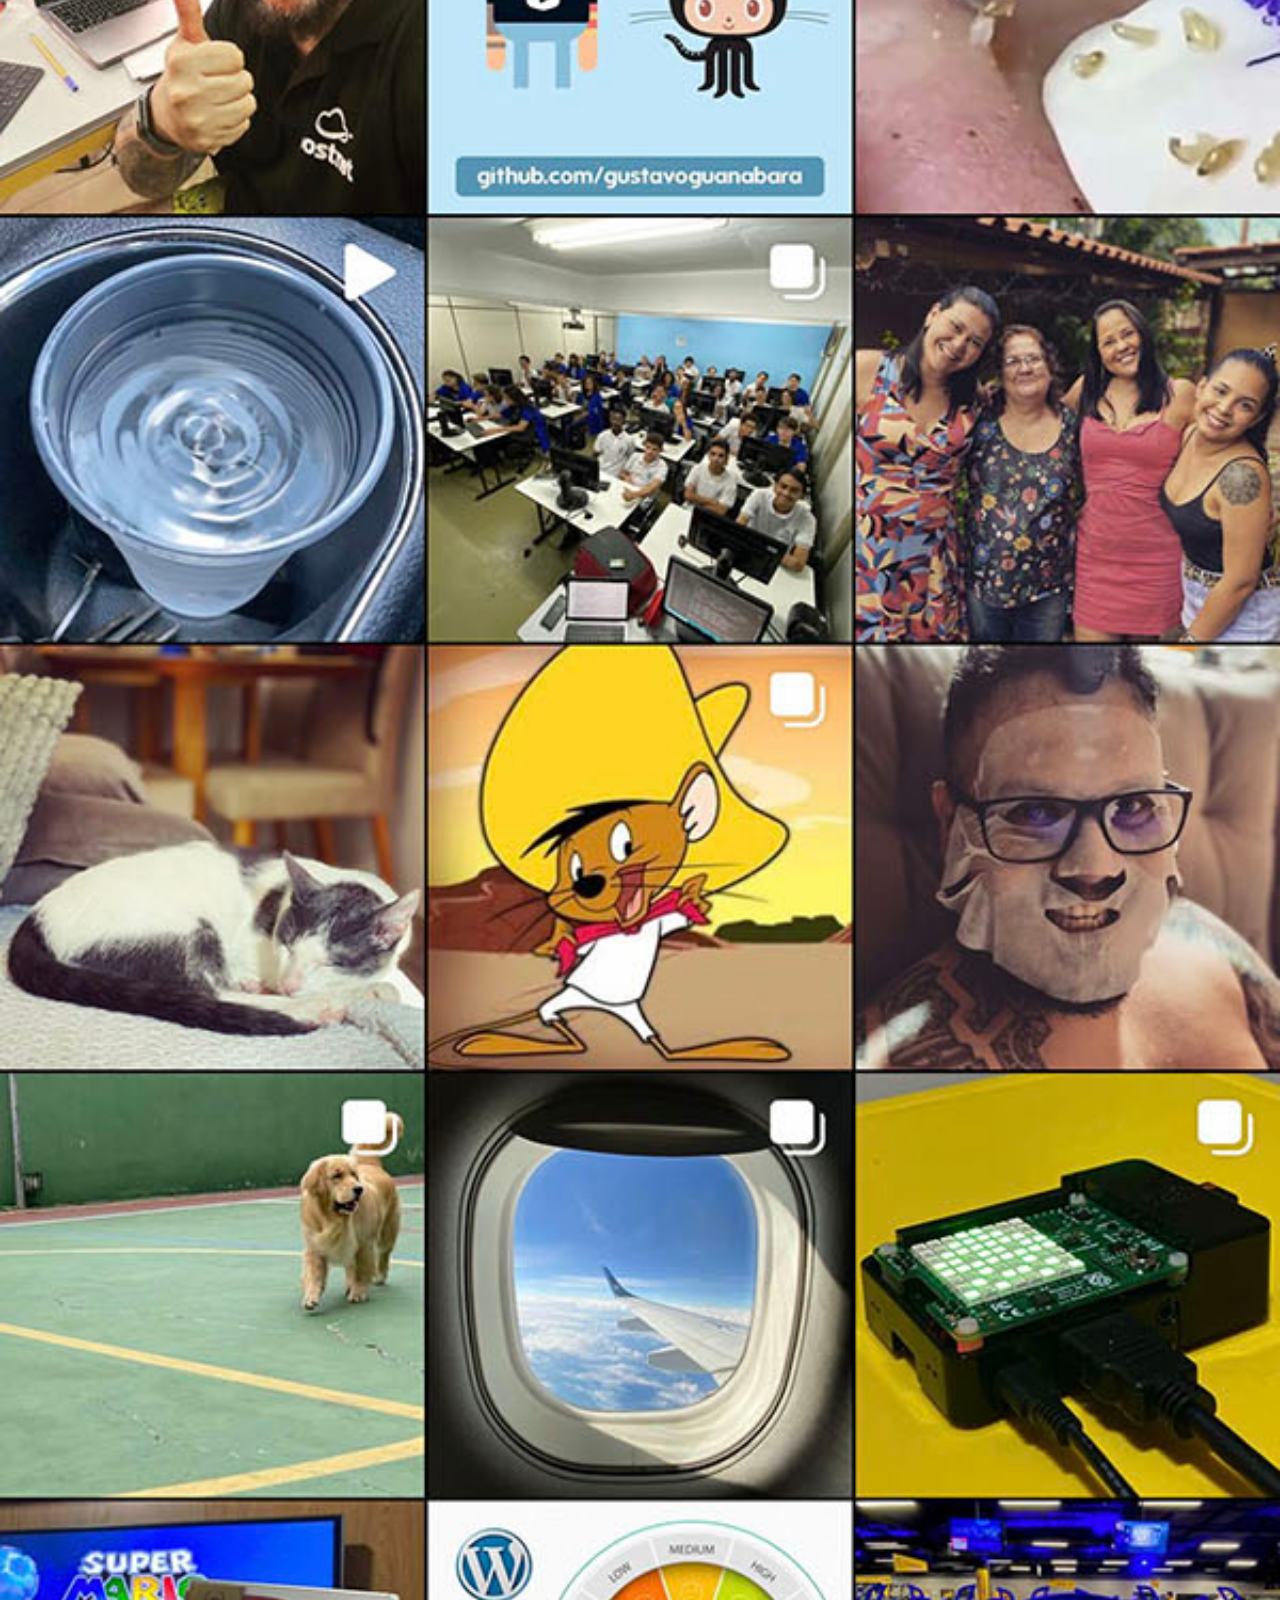
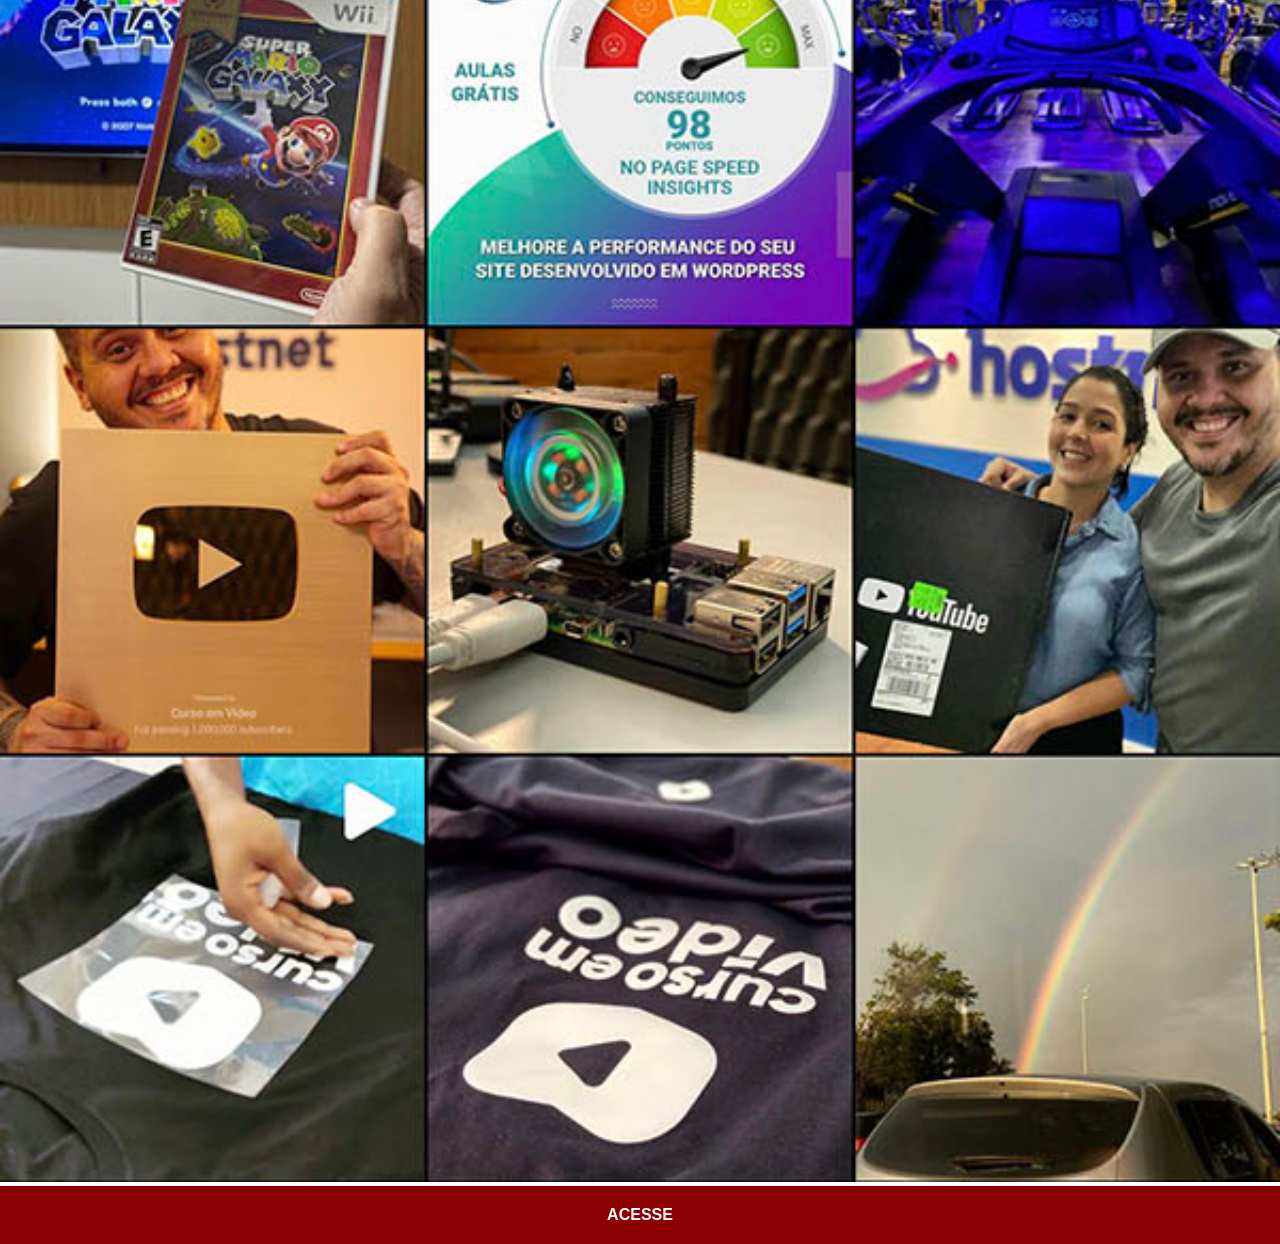
<file: instagram.html>
<!DOCTYPE html>
<html lang="pt-br">
<head>
    <meta charset="UTF-8">
    <meta name="viewport" content="width=device-width, initial-scale=1.0">
    <title>instagram</title>
    <link rel="stylesheet" href="estilo/social.css">
</head>
<body>
    <img src="imagens/tela-instagram.jpg" alt="instagram">
    <a href="https://www.instagram.com/gustavoguanabara/" target="_blank">ACESSE</a>
</body>
</html>
</file>
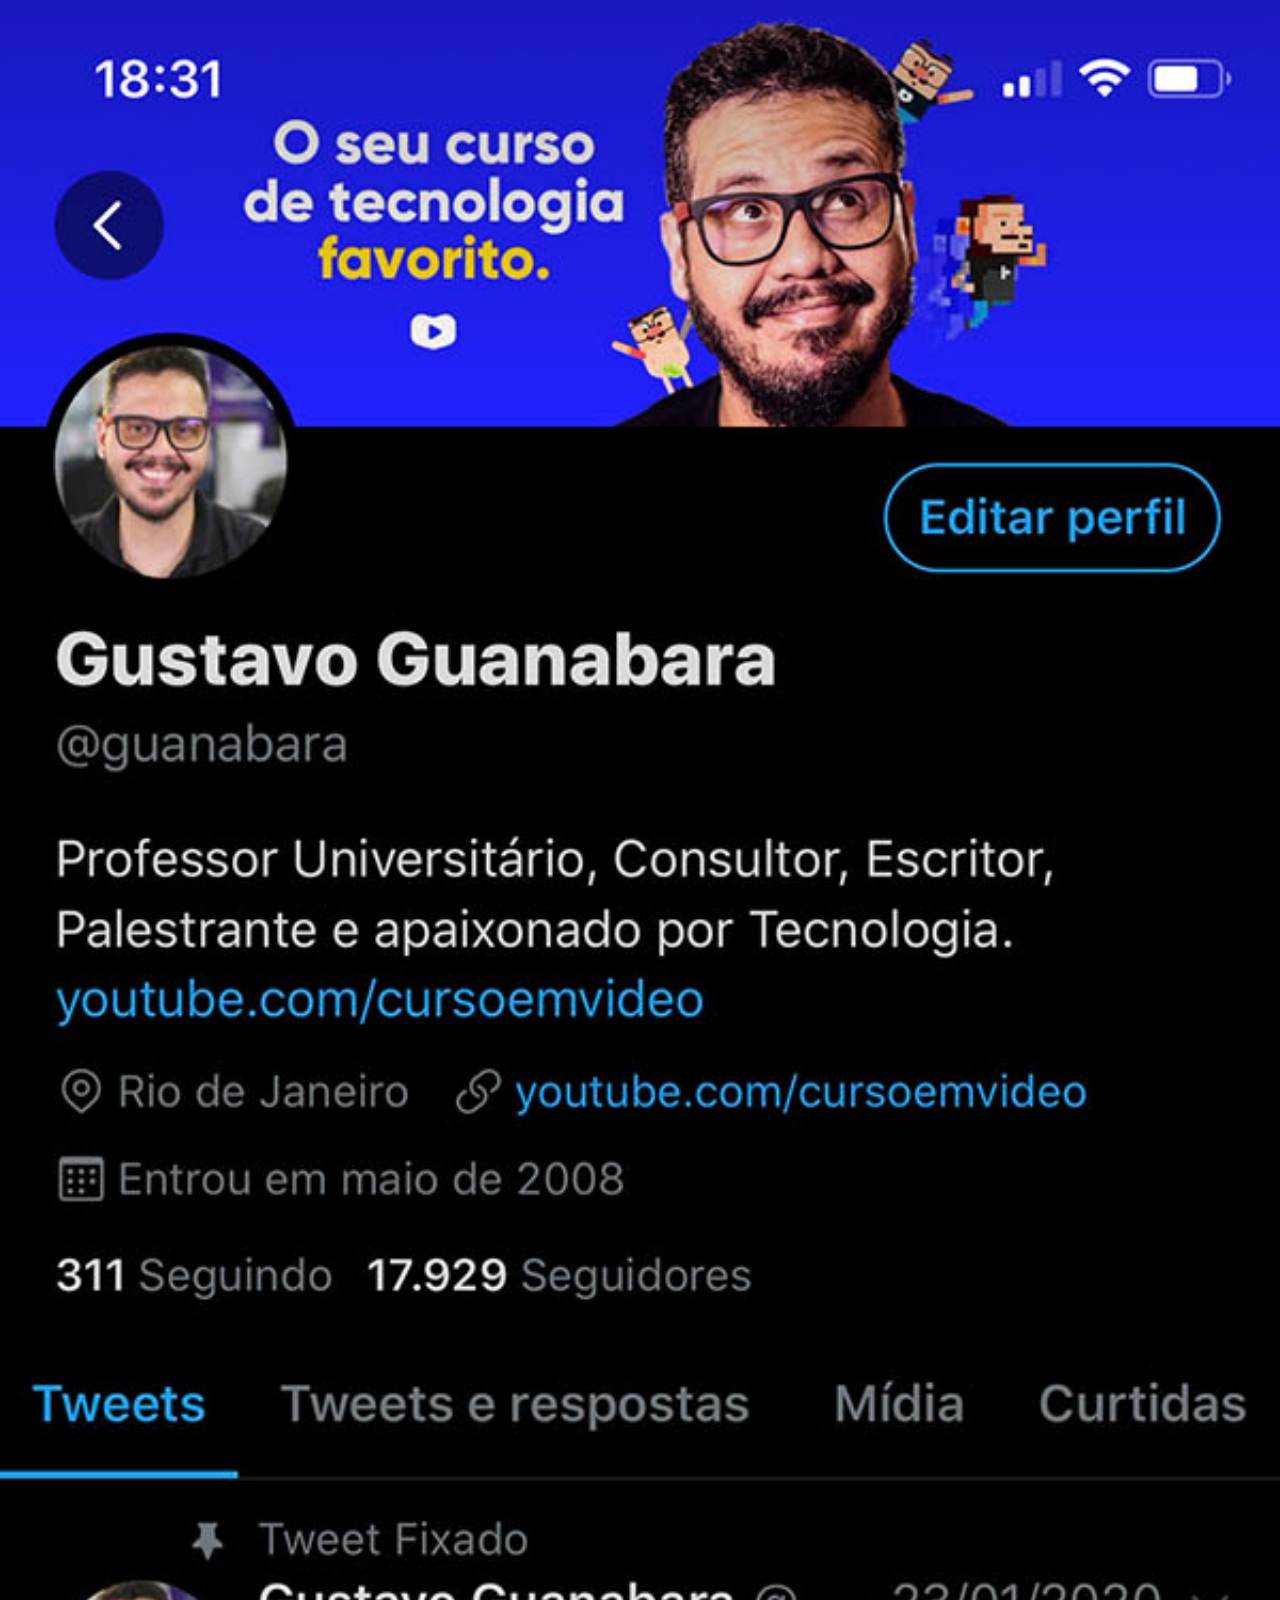
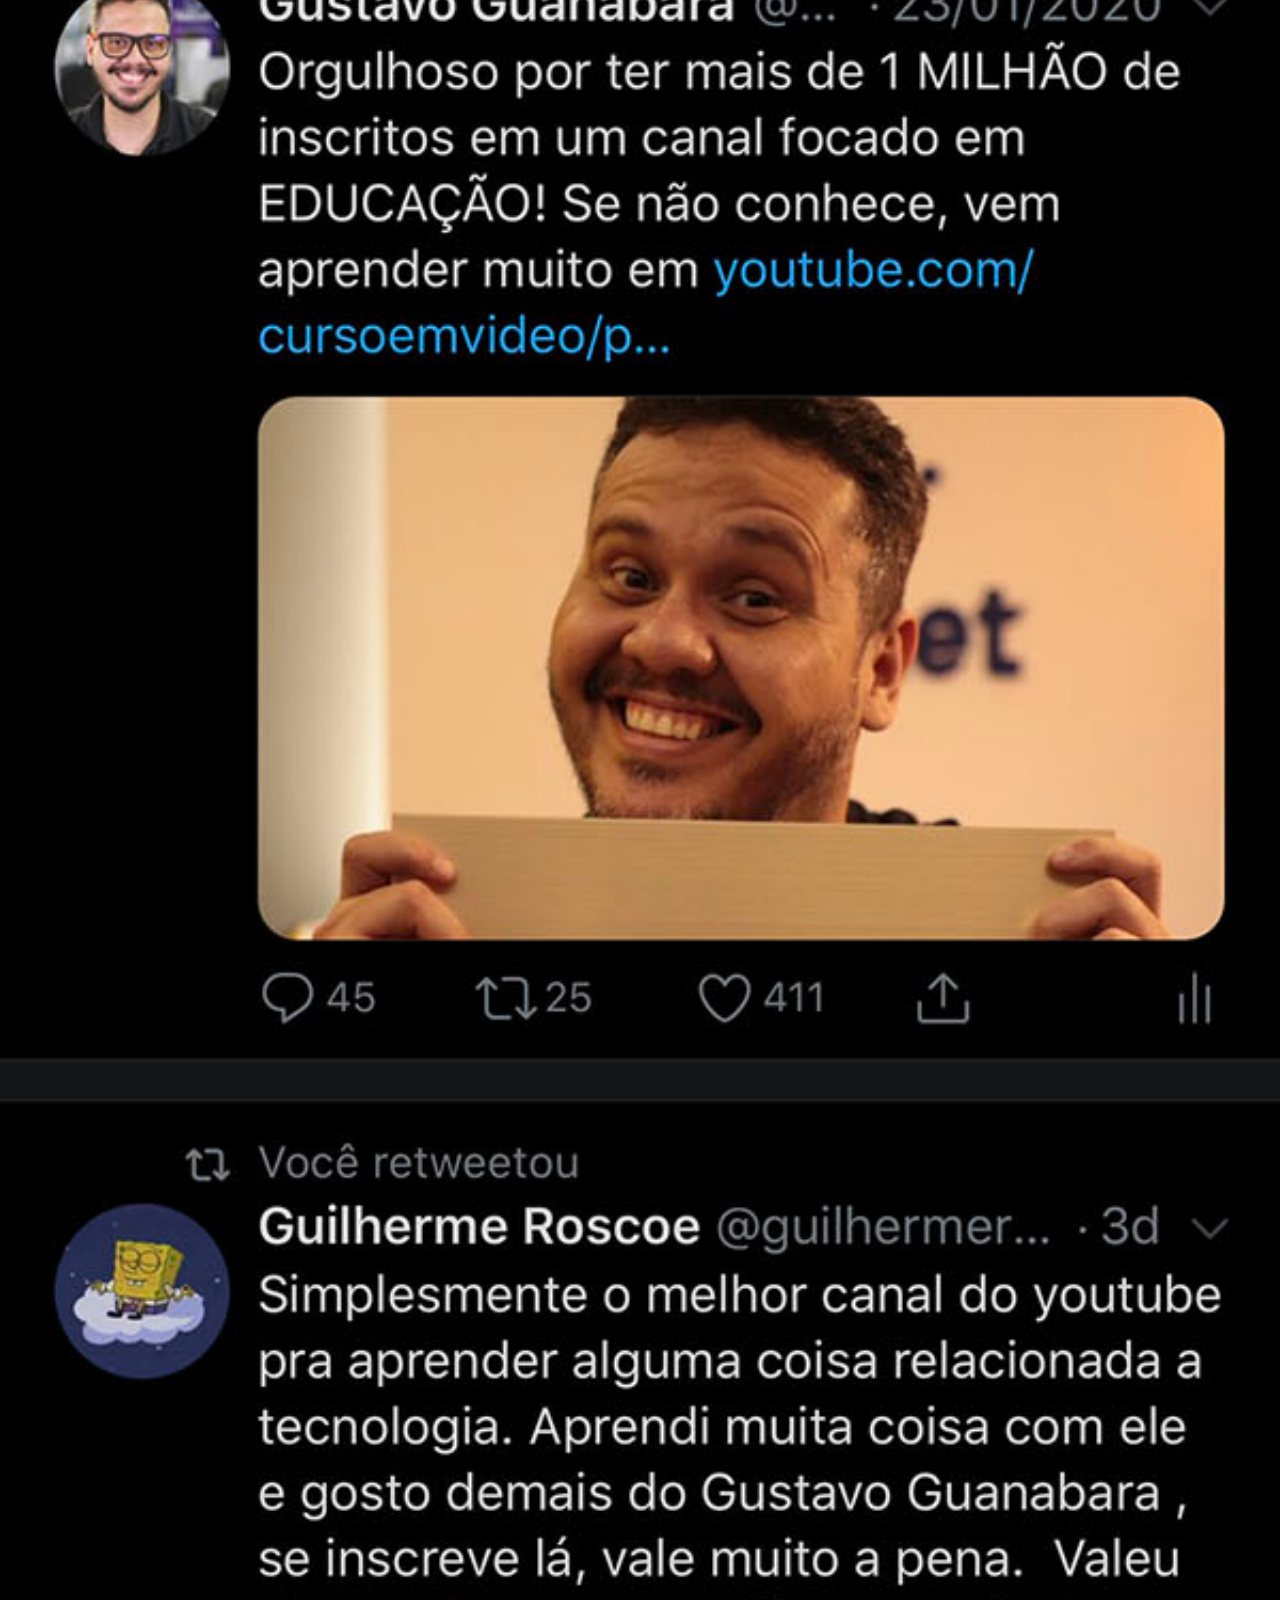
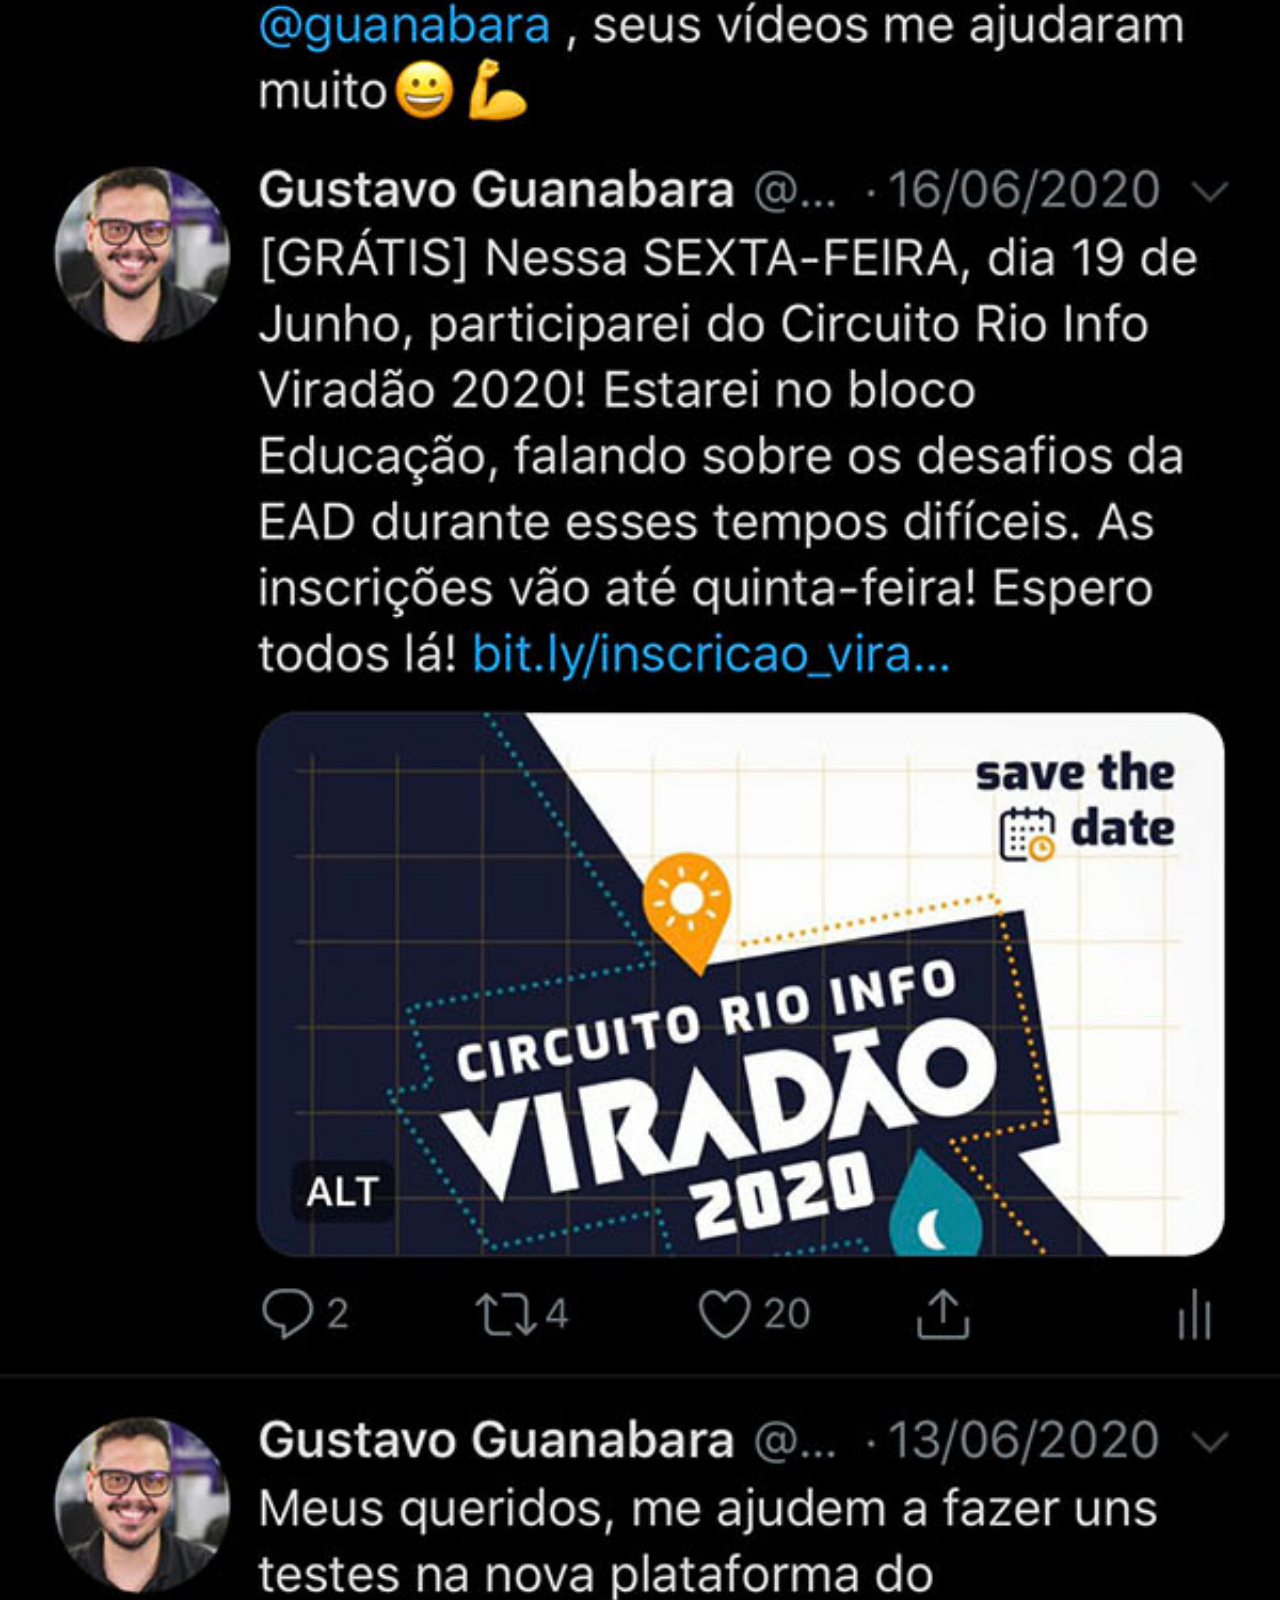
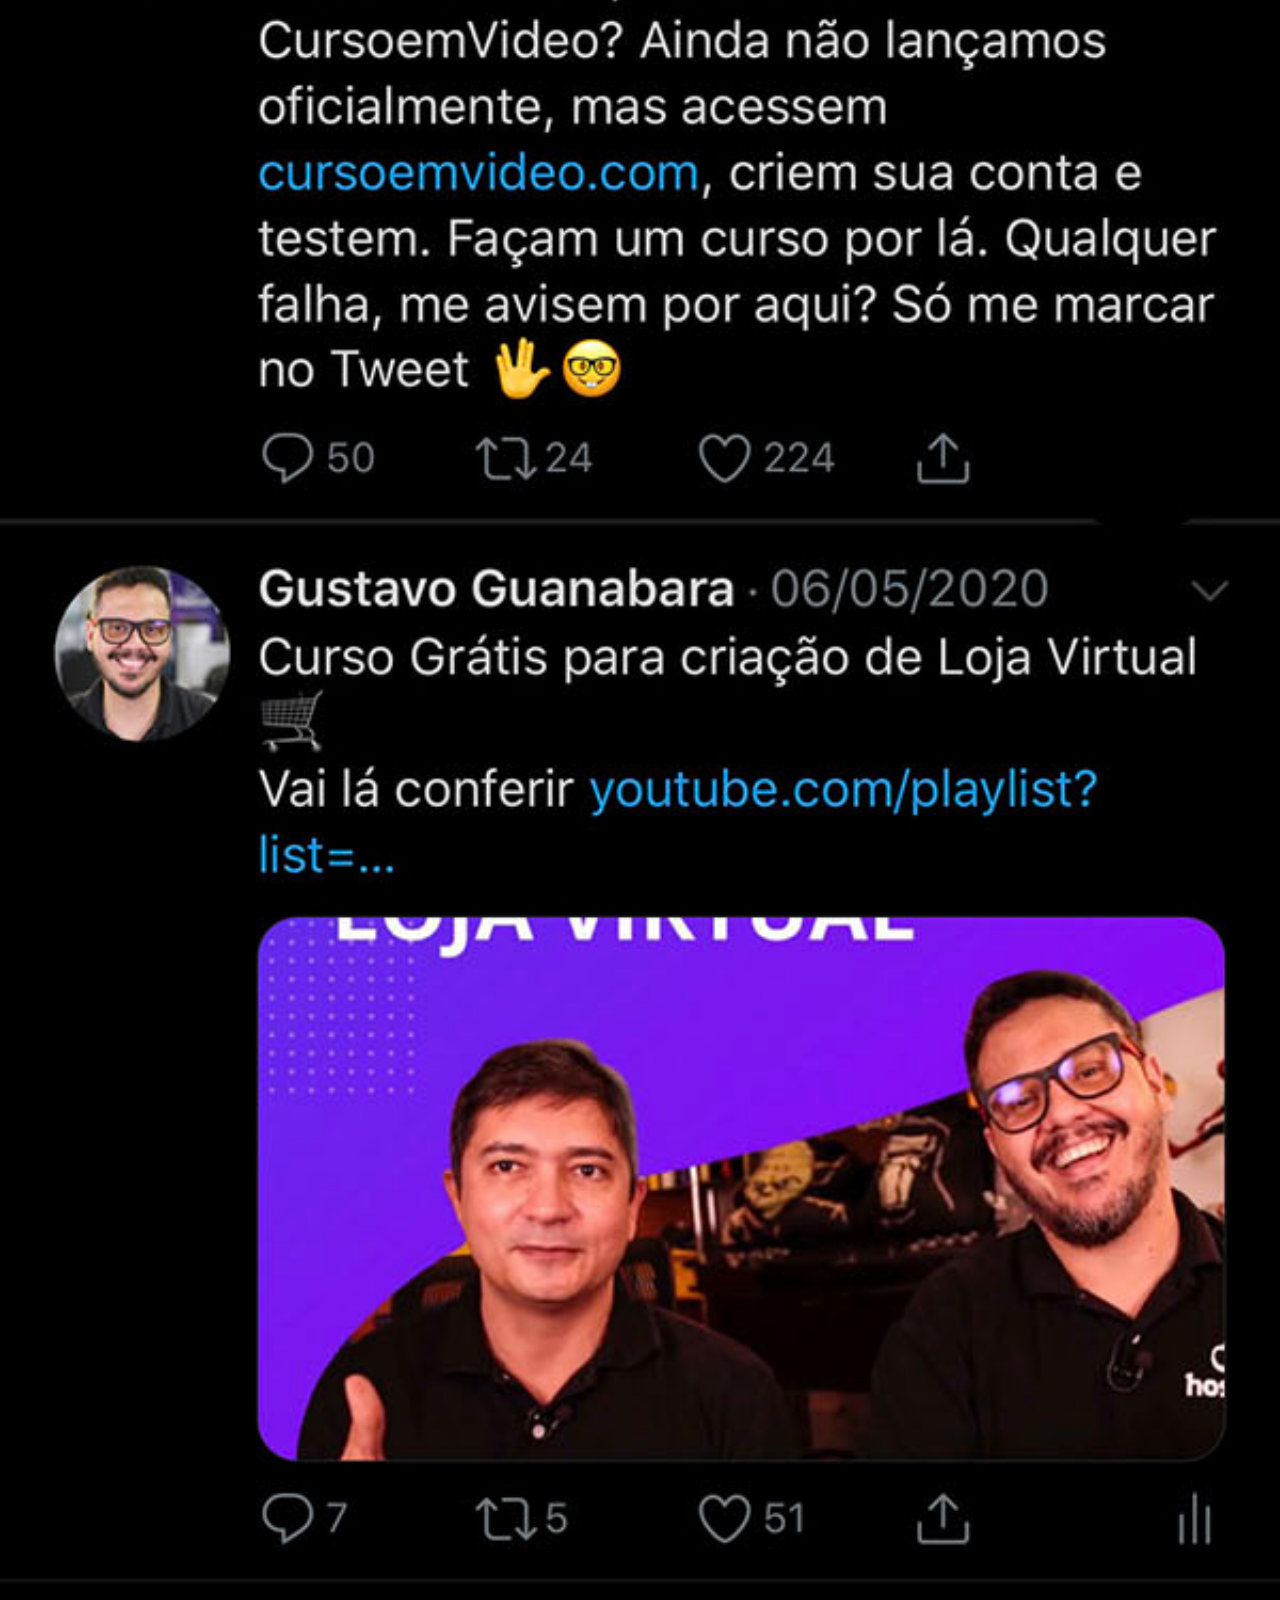
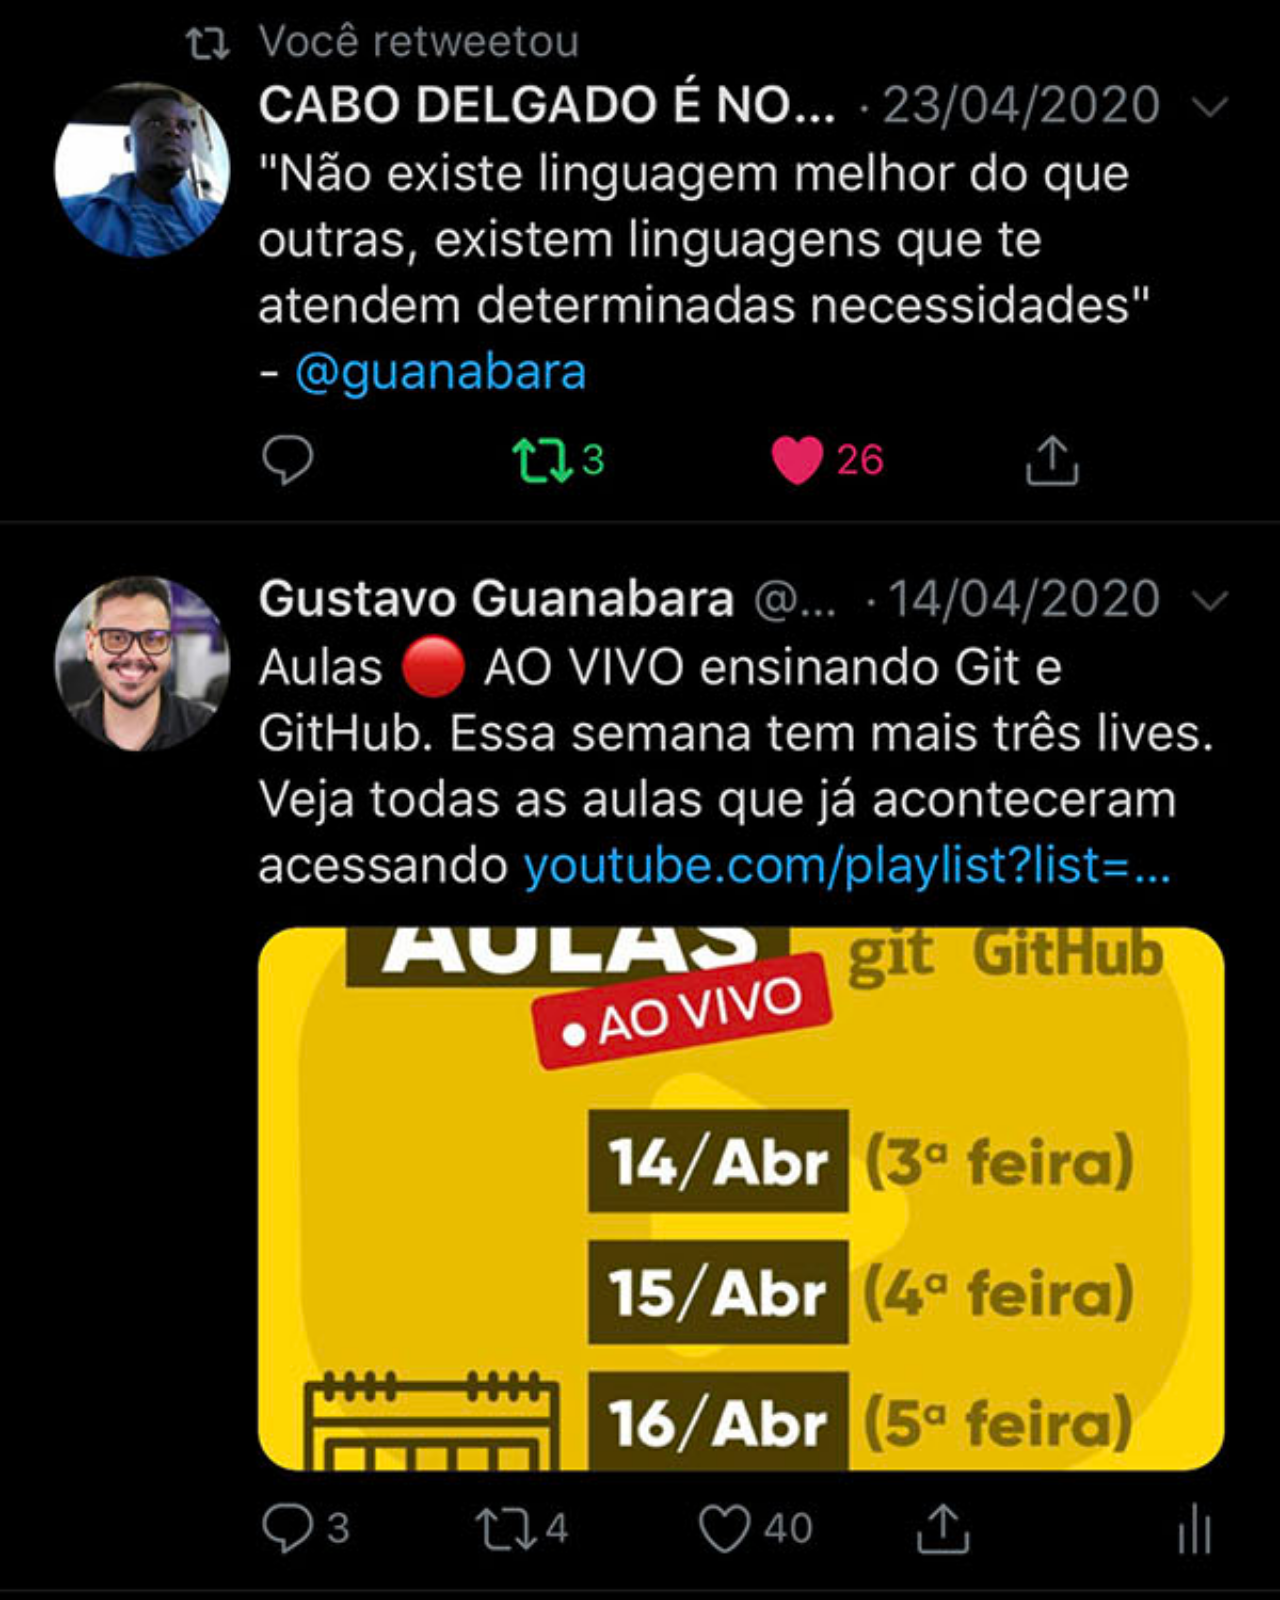
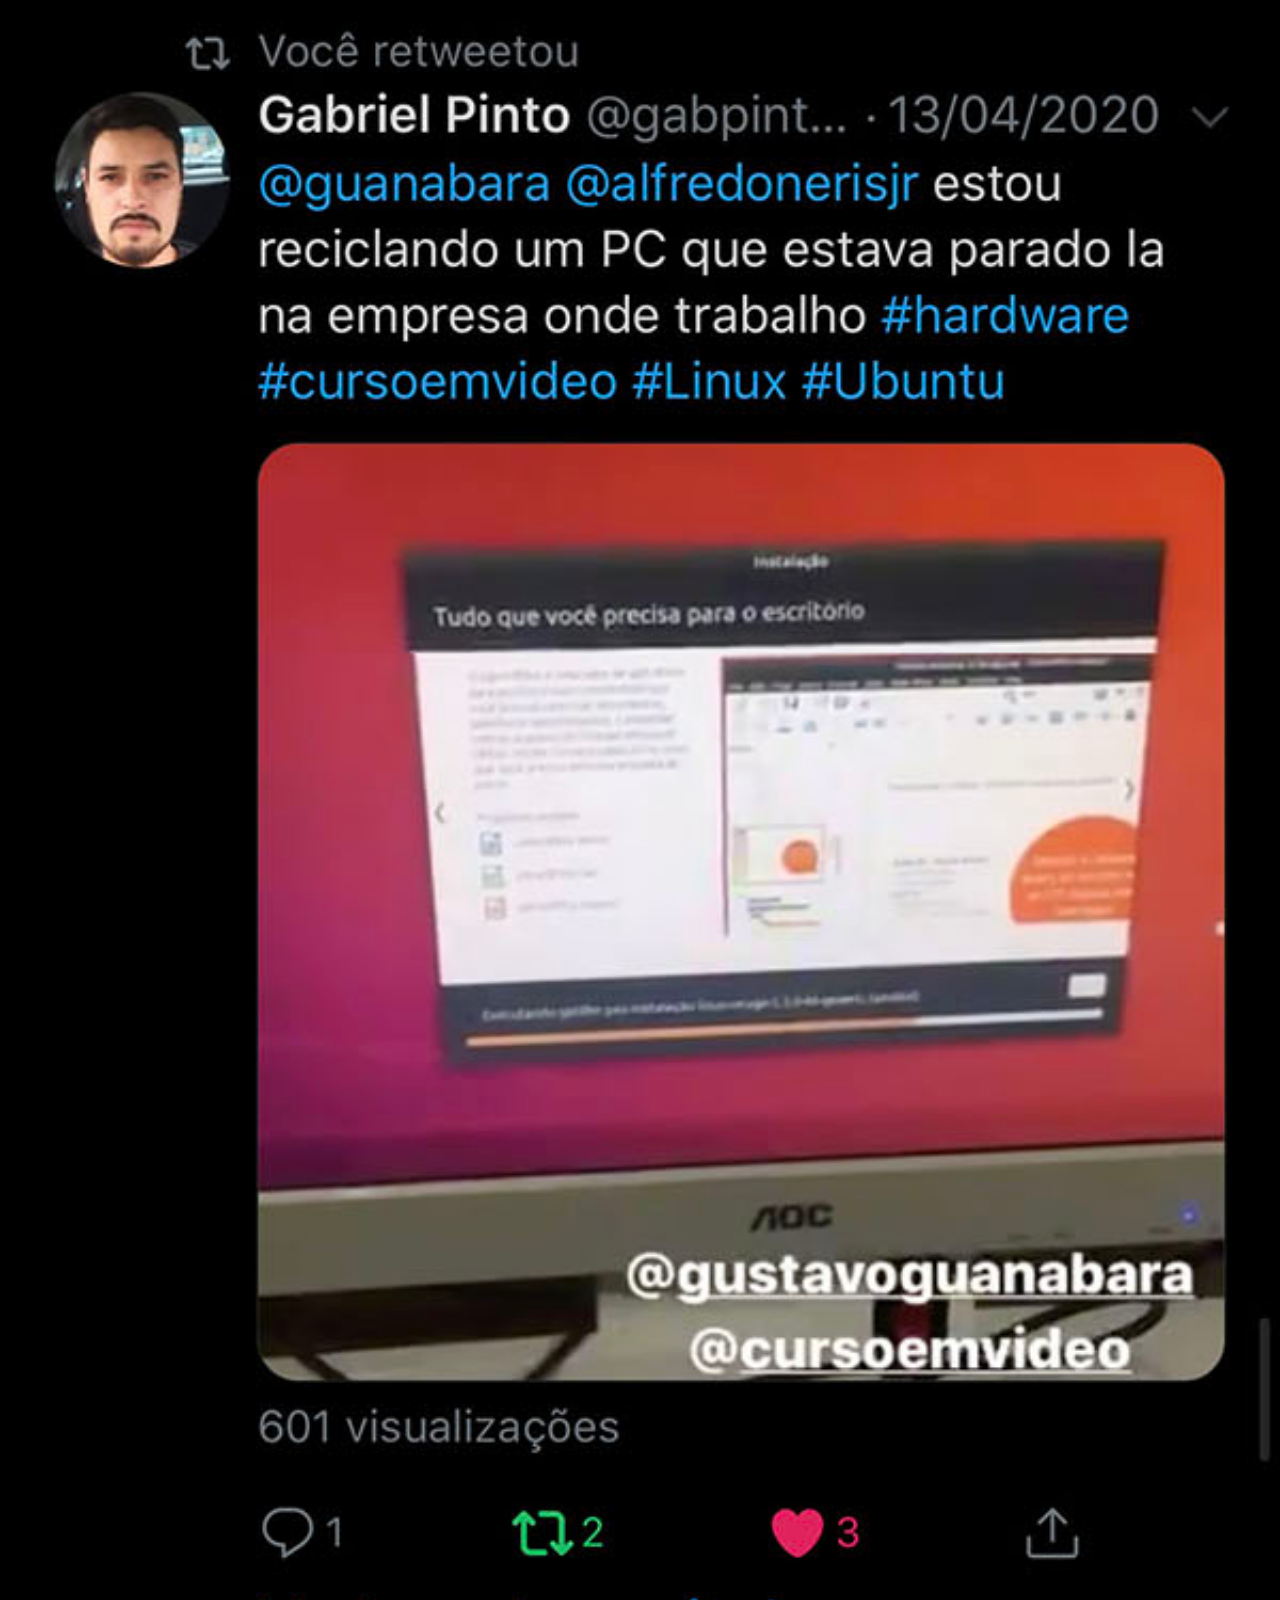
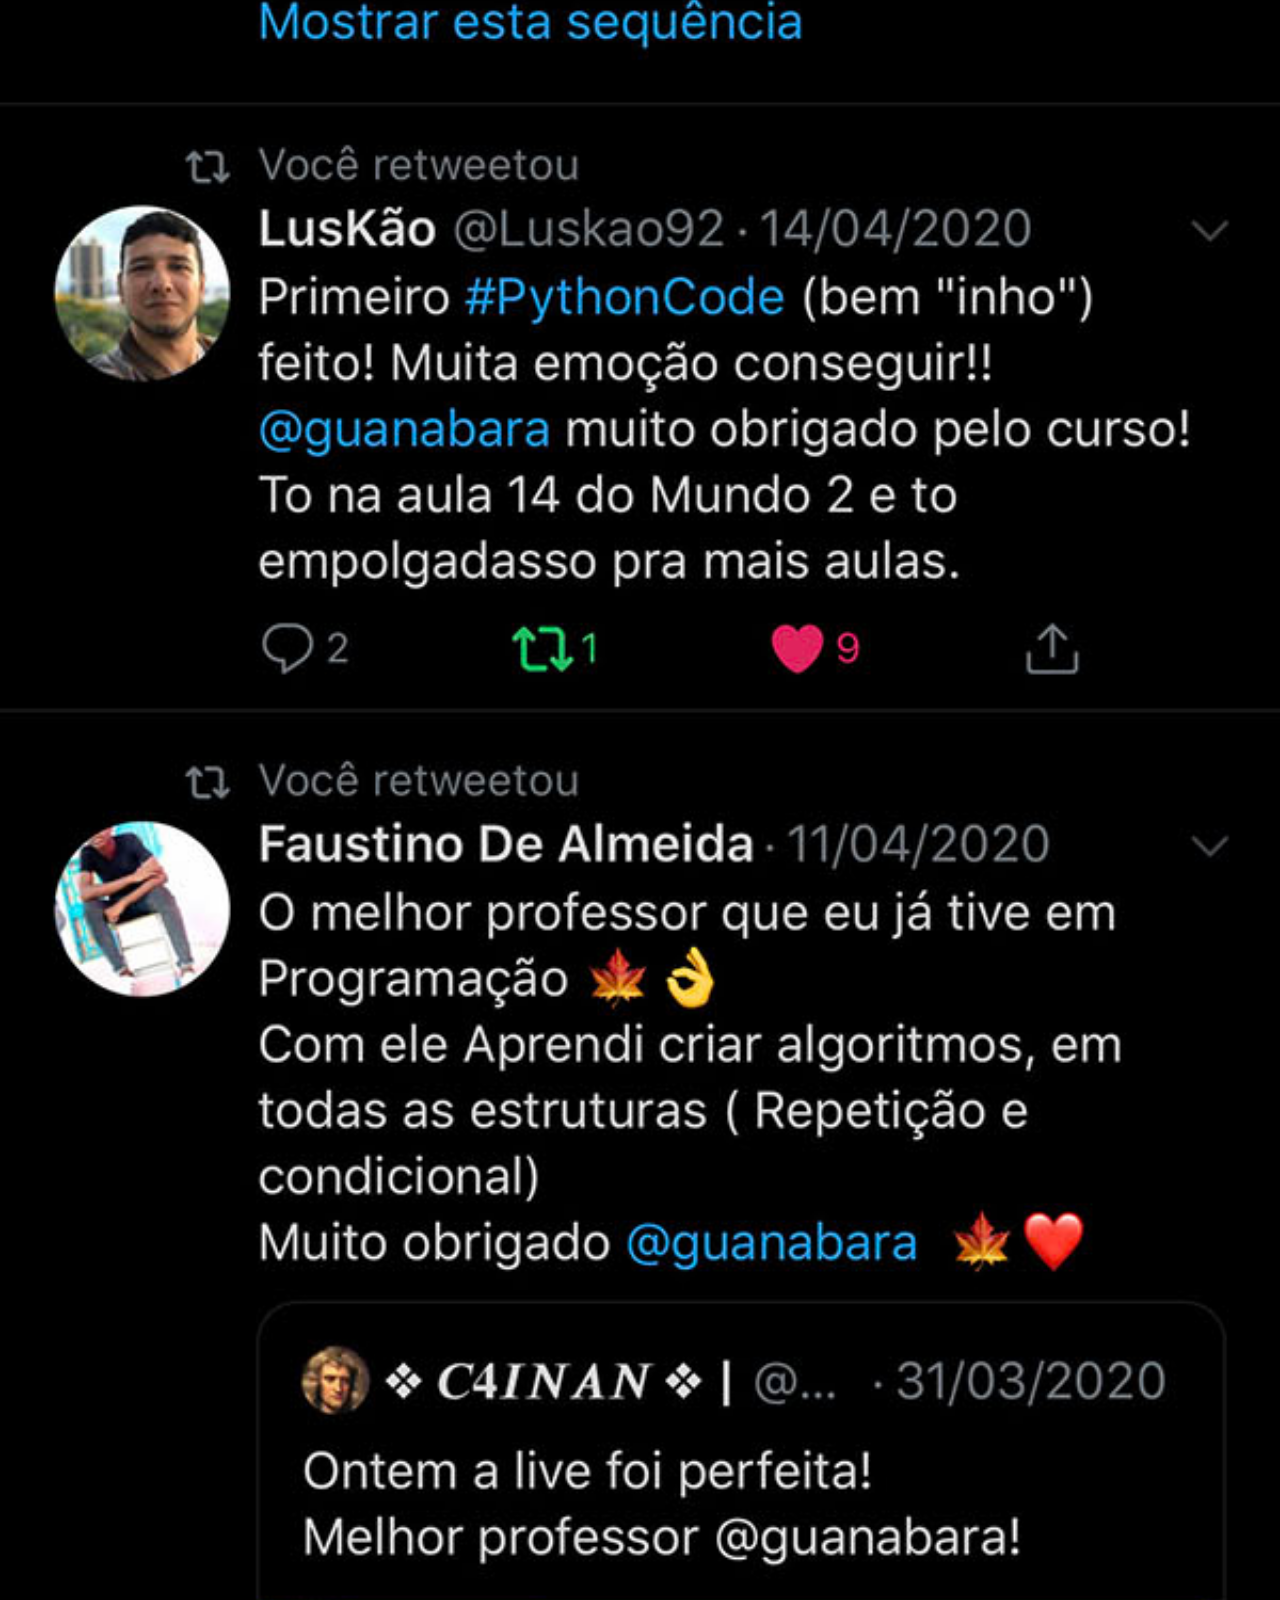
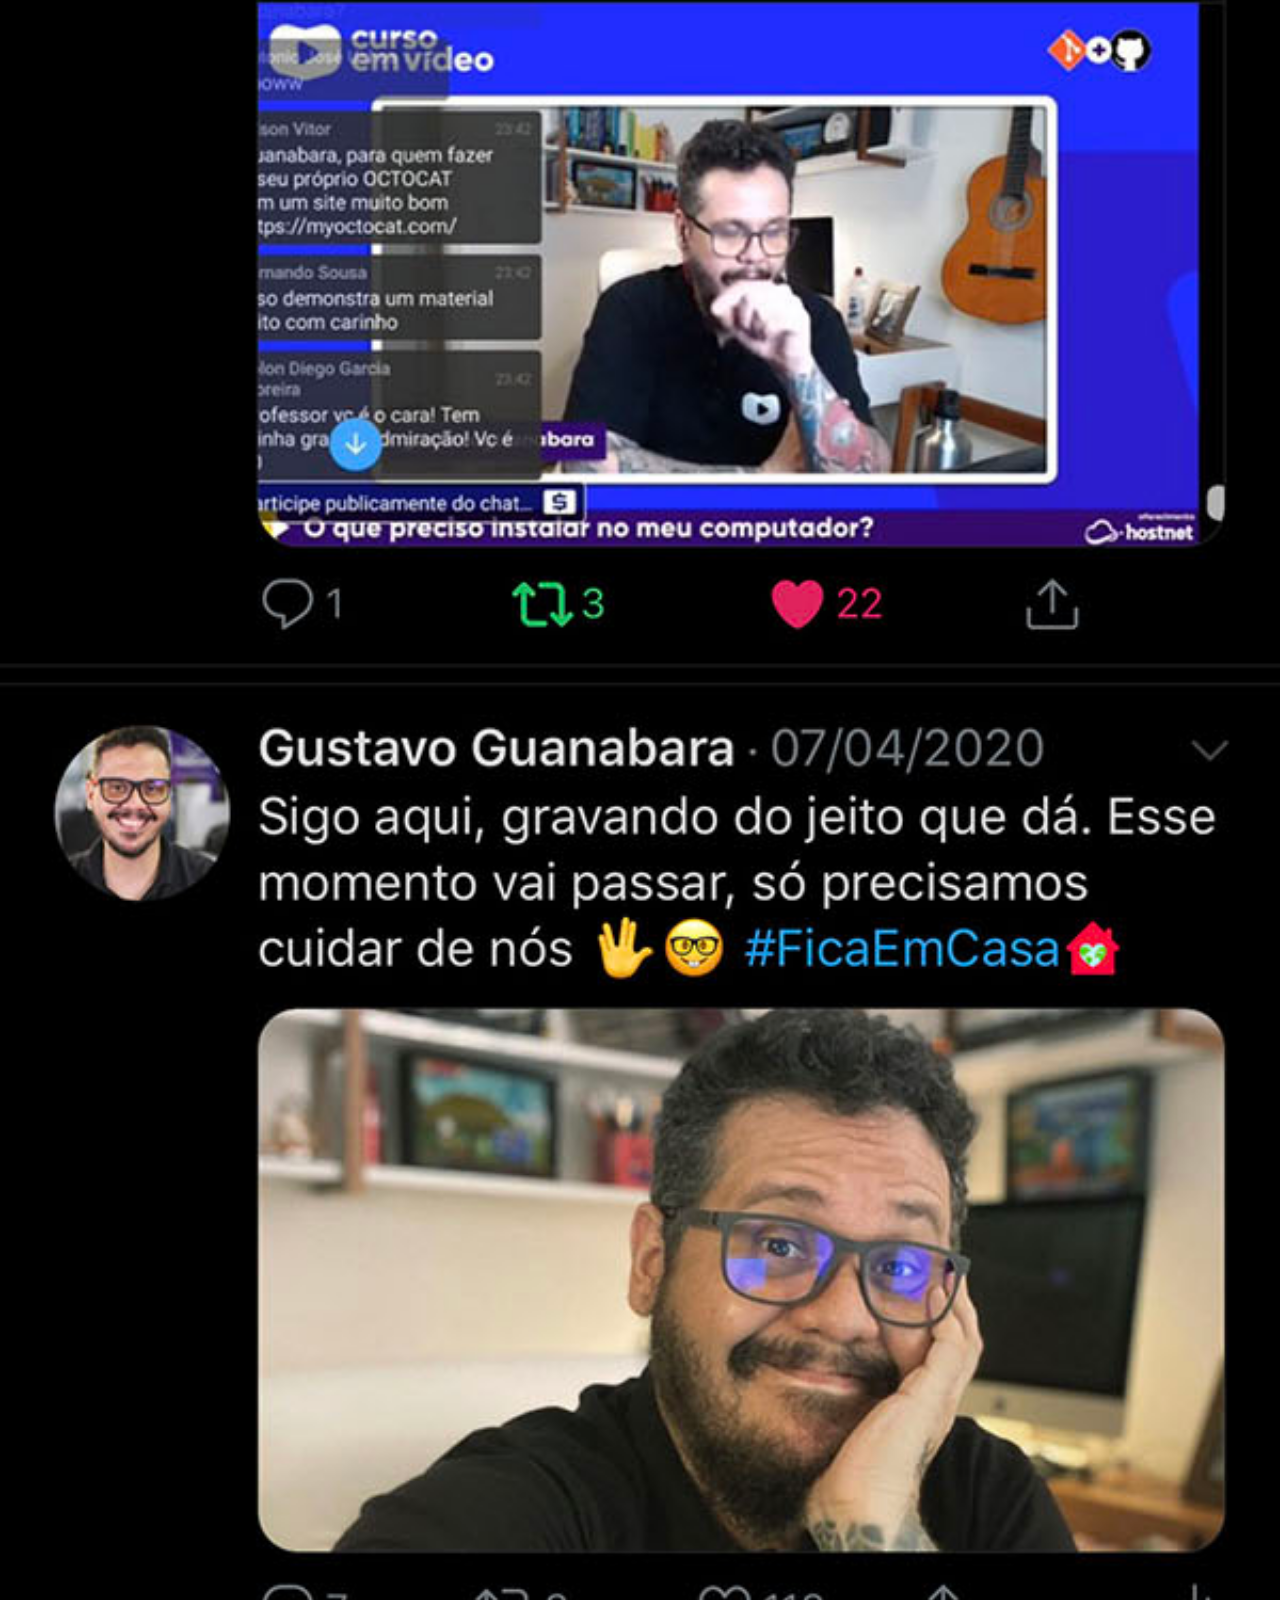
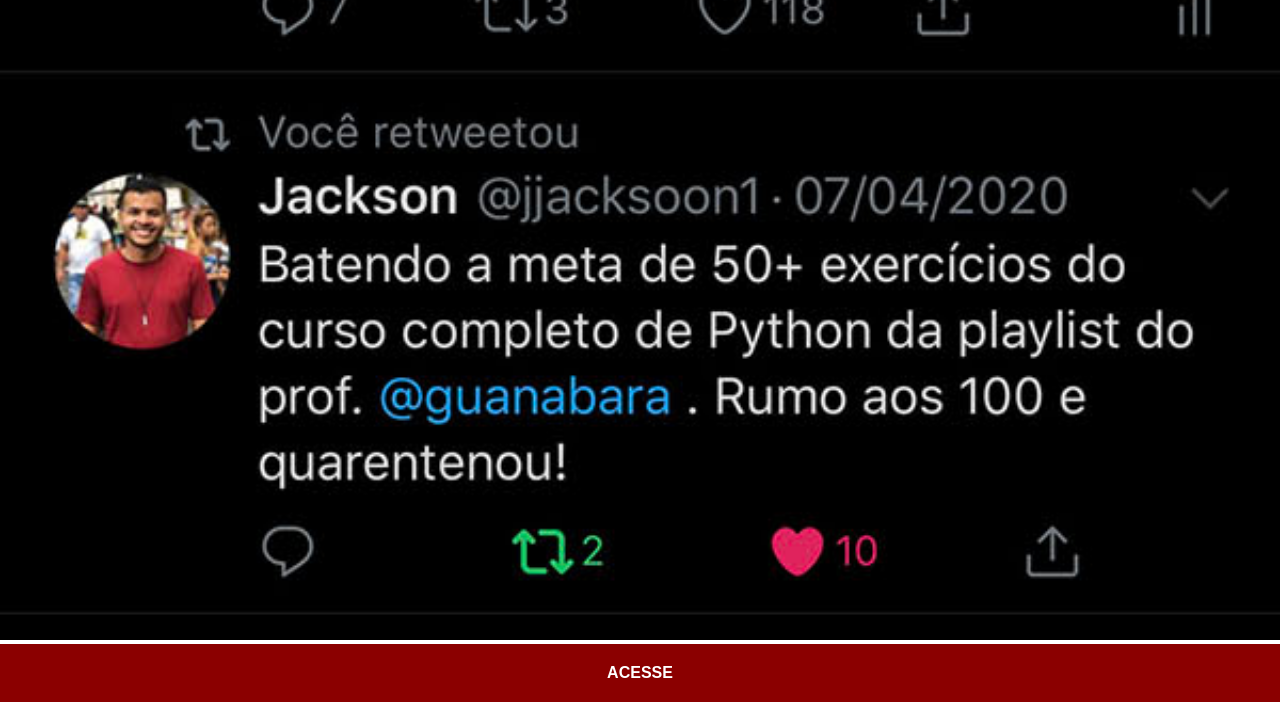
<file: twitter.html>
<!DOCTYPE html>
<html lang="pt-br">
<head>
    <meta charset="UTF-8">
    <meta name="viewport" content="width=device-width, initial-scale=1.0">
    <title>twitter</title>
    <link rel="stylesheet" href="estilo/social.css">
</head>
<body>
    <img src="imagens/tela-twitter.jpg" alt="twitter">
    <a href="https://x.com/guanabara" target="_blank">ACESSE</a>
</body>
</html>
</file>
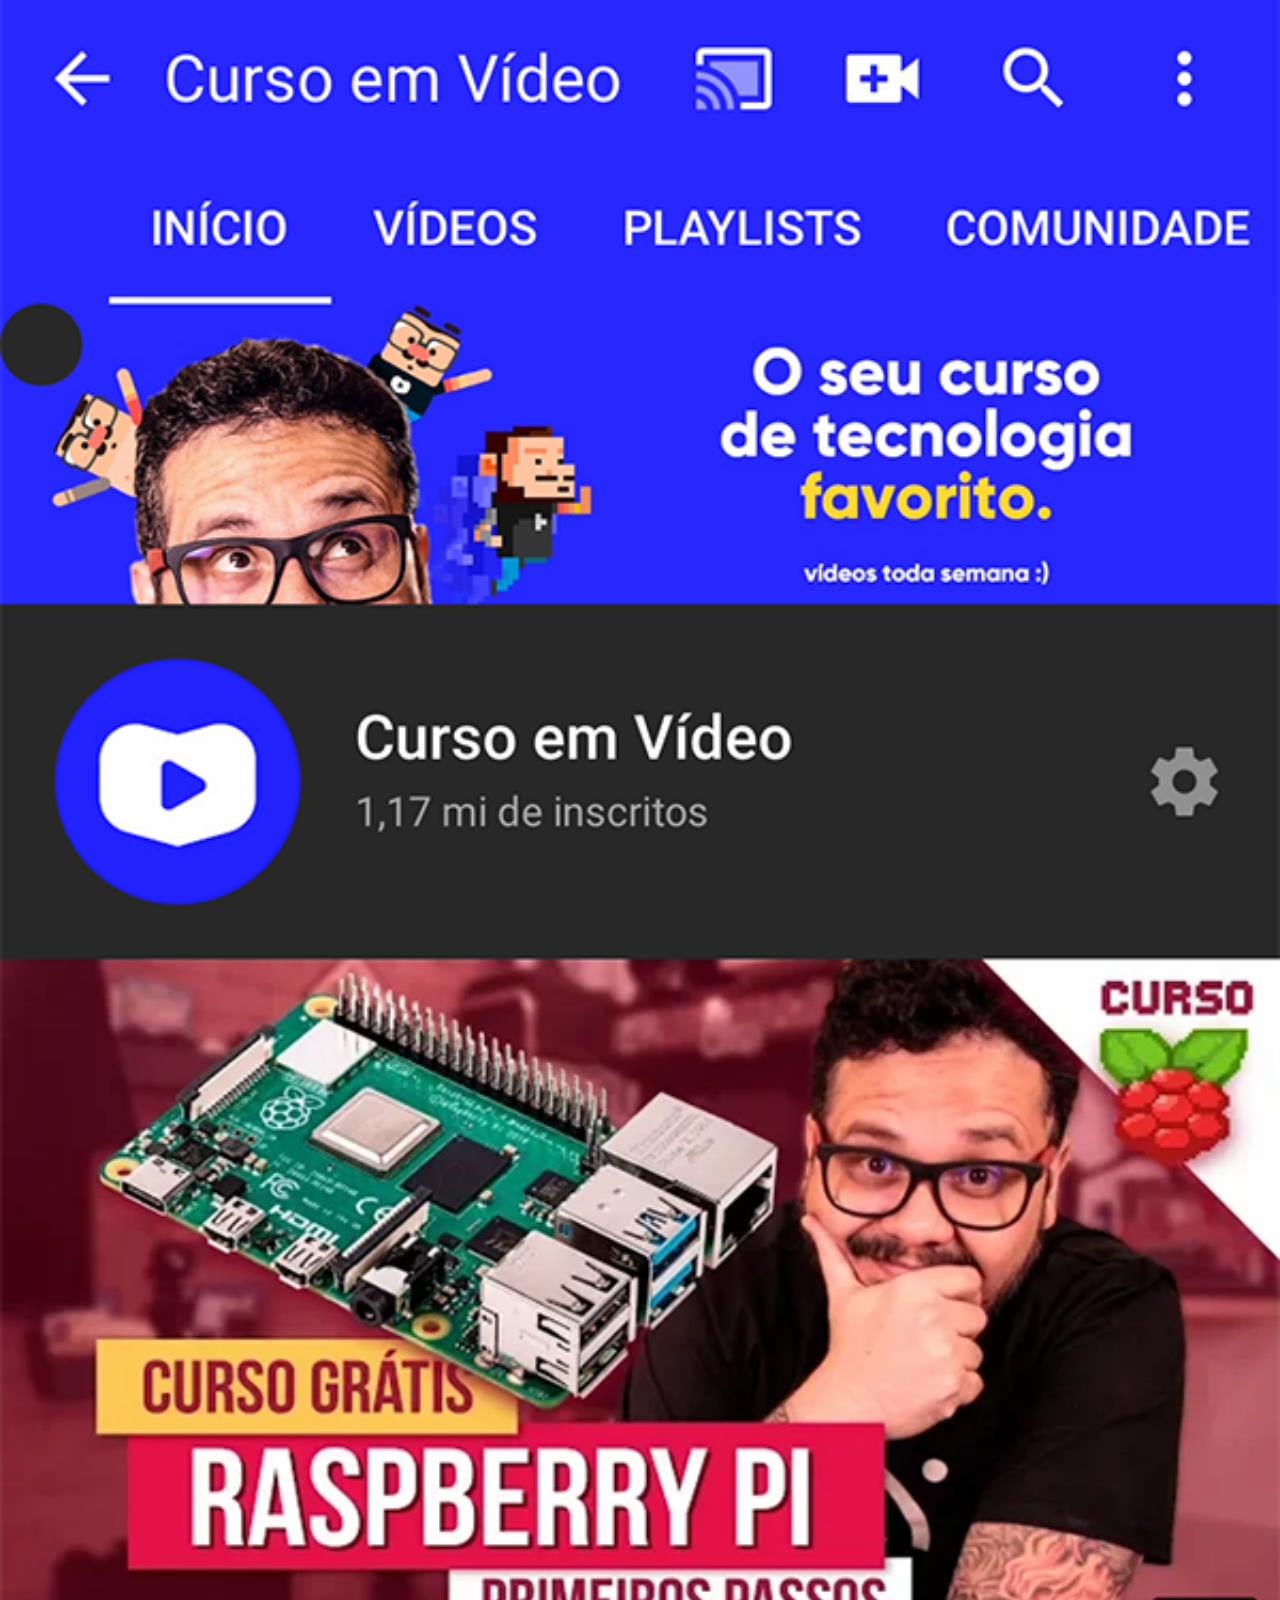
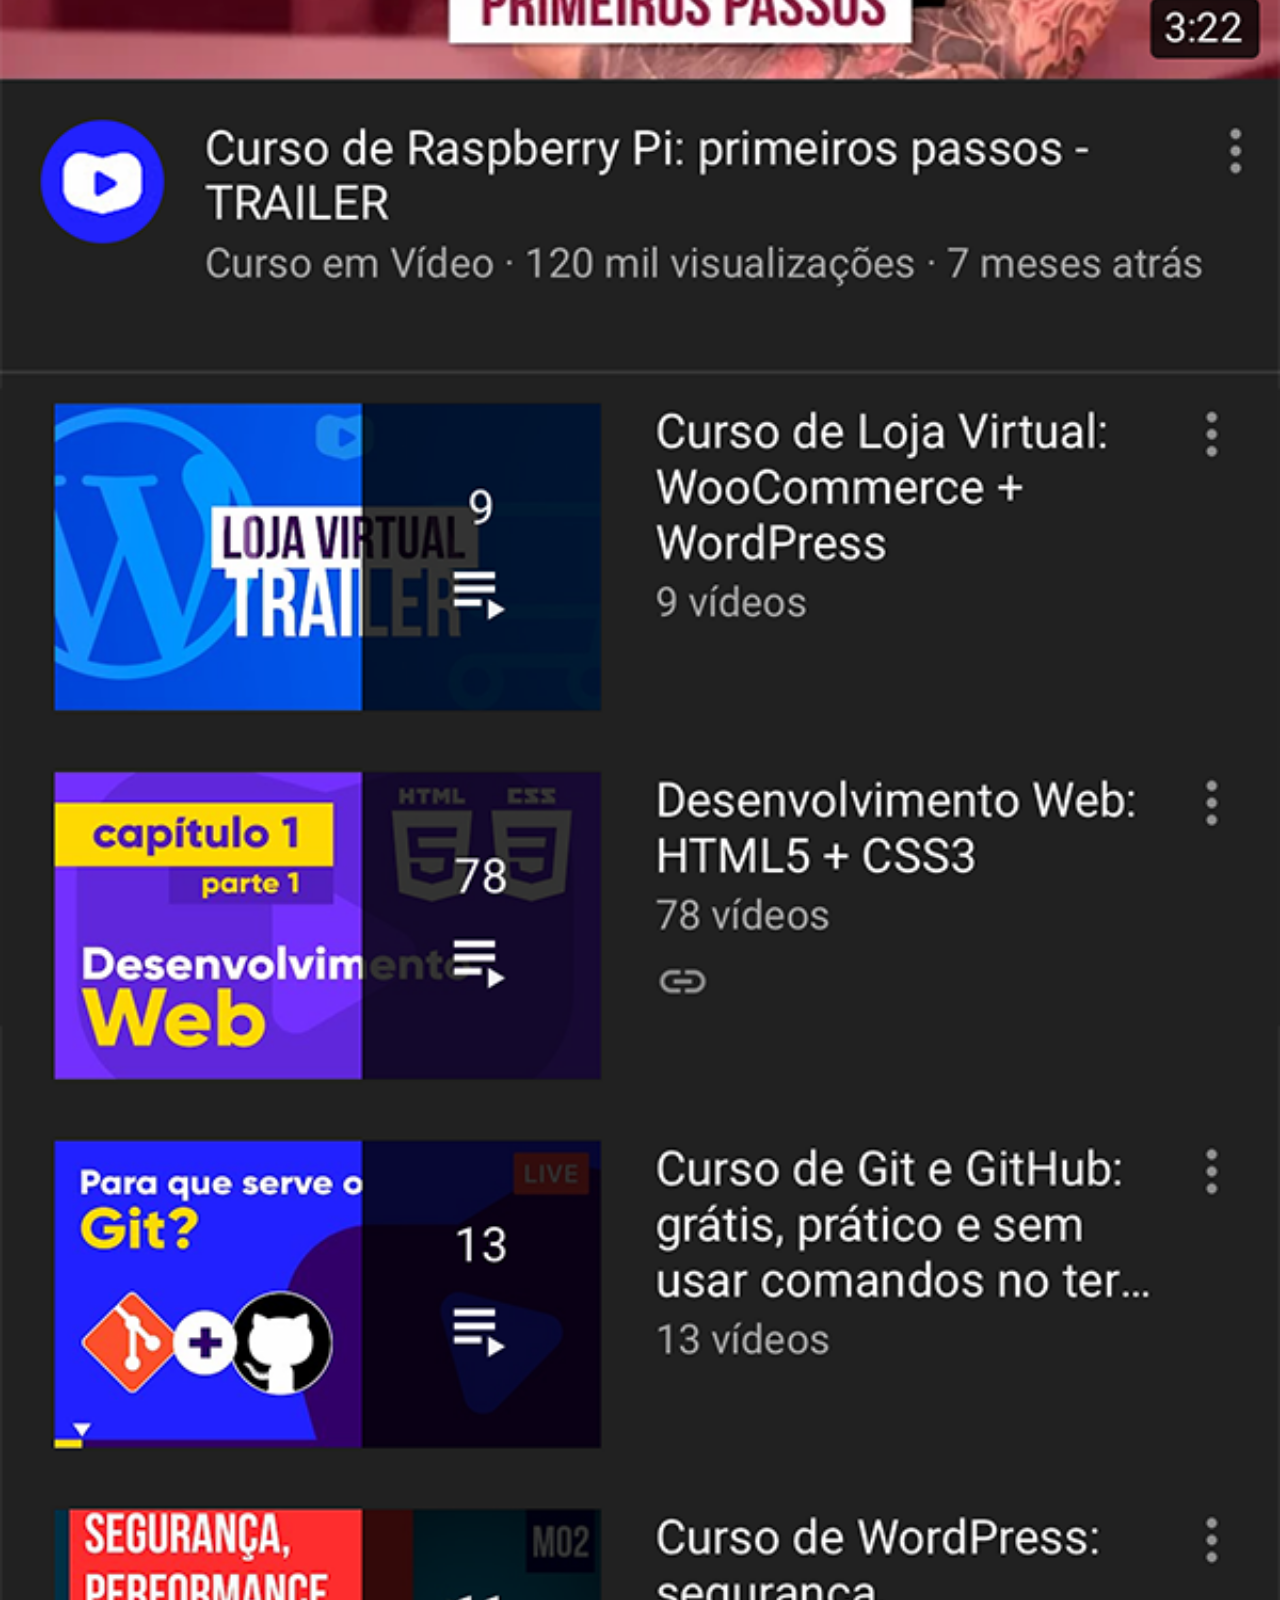
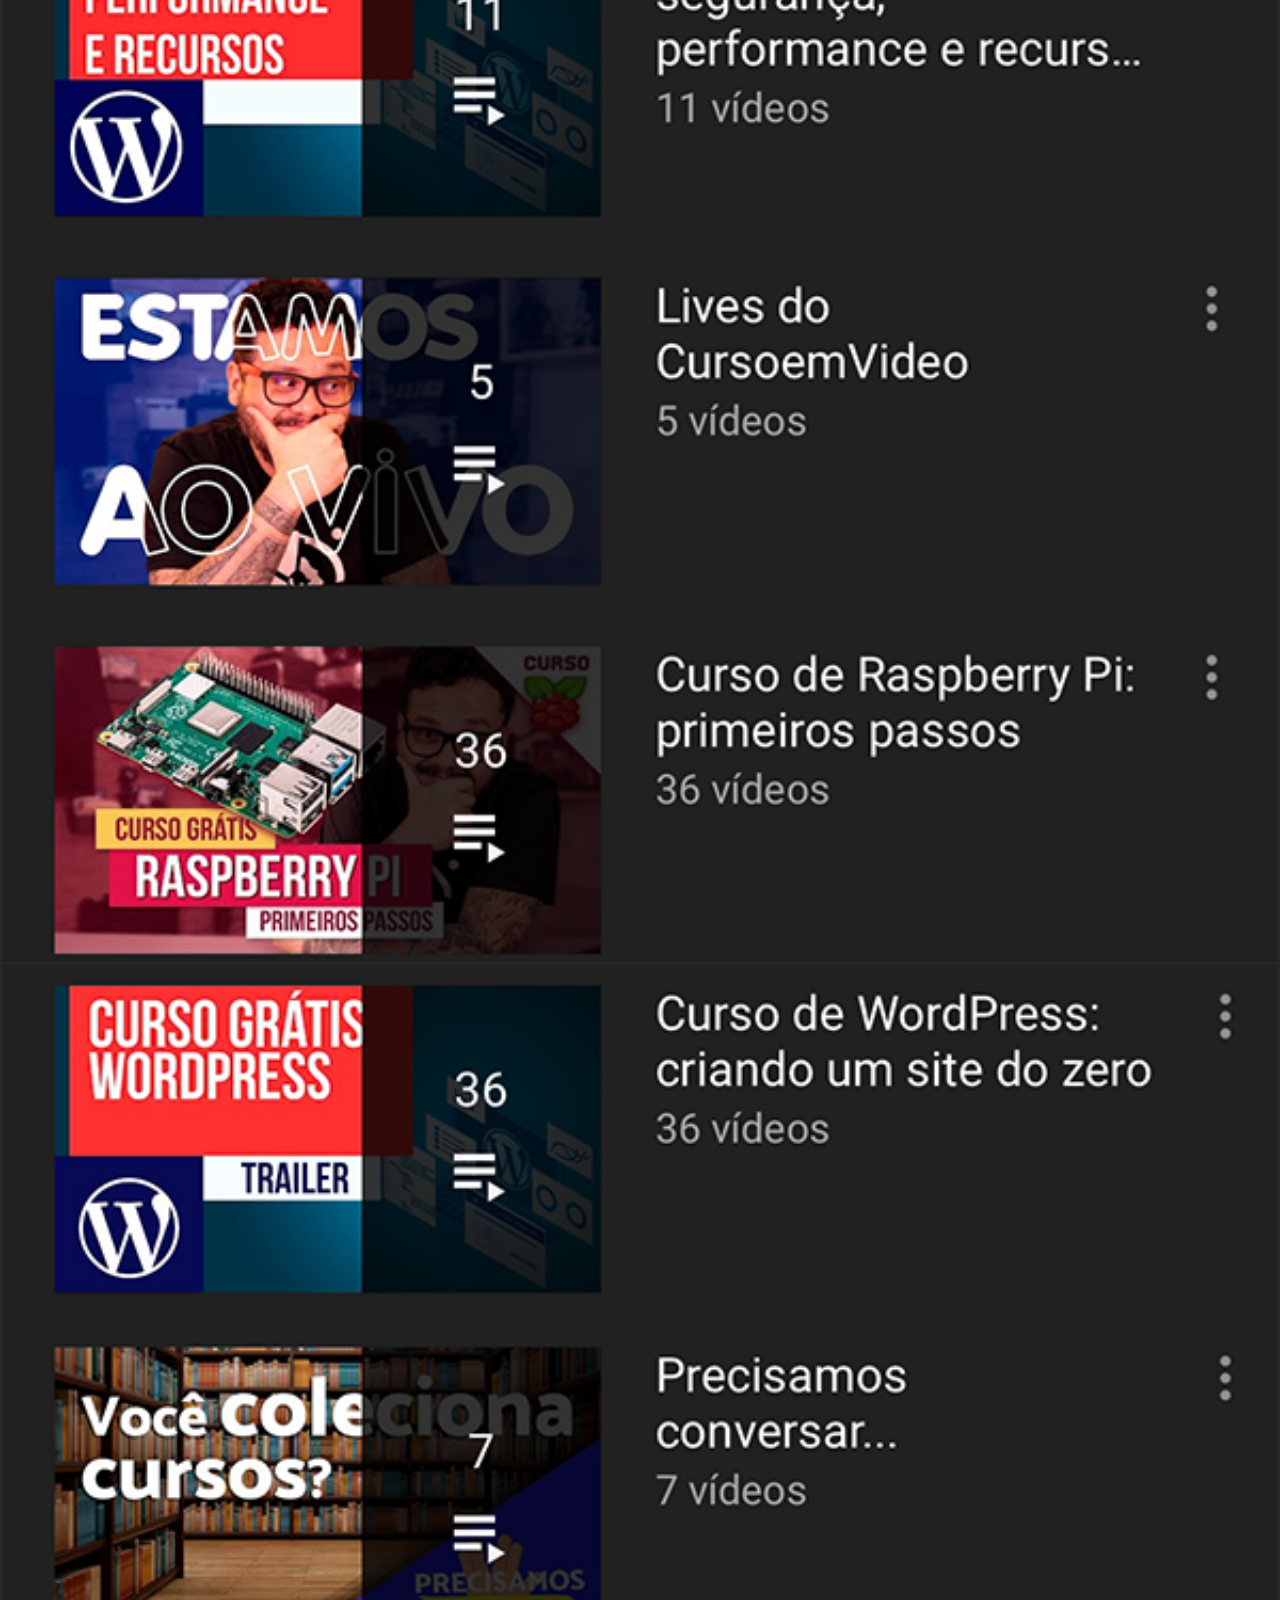
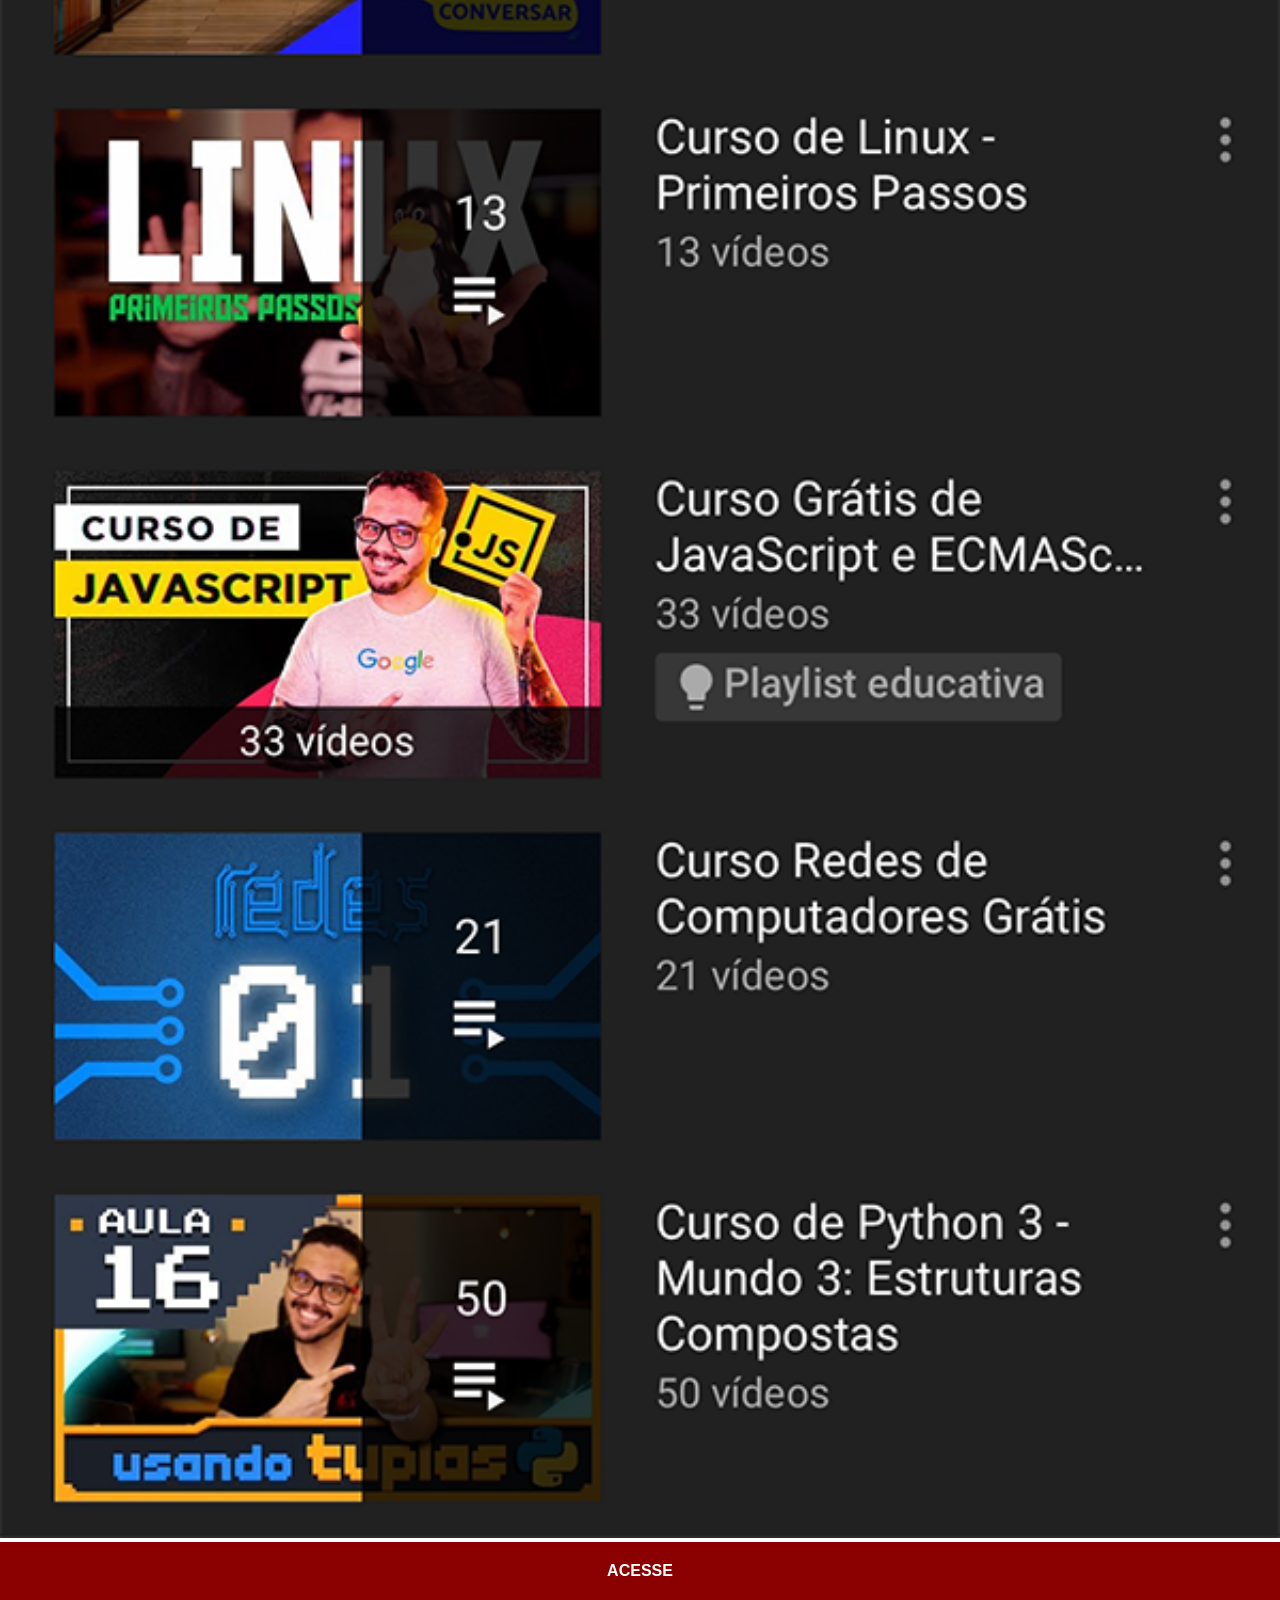
<file: youtube.html>
<!DOCTYPE html>
<html lang="pt-br">
<head>
    <meta charset="UTF-8">
    <meta name="viewport" content="width=device-width, initial-scale=1.0">
    <title>youtube</title>
    <link rel="stylesheet" href="estilo/social.css">
</head>
<body>
    <img src="imagens/tela-youtube.png" alt="yoube">
    <a href="https://www.youtube.com/c/CursoemV%C3%ADdeo/playlists" target="_blank"> ACESSE</a>
</body>
</html>
</file>
<file: estilos/style.css>
@charset "UTF-8";

*{
margin: 0px;
padding: 0px;
font-family: Arial, Helvetica, sans-serif;
}

html, body{
     height:100vh;
     width:100vw;
     background-color: black;
}

body{
    background:url(../imagens/fundo-madeira.jpg) no-repeat top center;
    background-size: cover;
    background-attachment: fixed;
}

main{
    position: relative;
    height: 100vh;
}

section#Telefone{
    position: absolute;
    top: 50%;
    left: 50%;
    transform: translate(-50%, -50%);

    height: 627px;
    width: 311px;
     background: url('../imagens/frame-iphone.png') no-repeat;
}

iframe#tela{
   position: relative;
   top:80px;
   left: 23px;
   width: 267px;
   height: 471px;
}

section#redes-sociais{
     text-align: right;
}

section#redes-sociais img{
   width: 50px;
   margin: 10px;
   border-radius: 50%;
   box-shadow: 2px 2px 5px rgba(0, 0, 0, 0.308);
   box-sizing: border-box;
}

section#redes-sociais img:hover{
    border: 2px solid rgba(255, 255, 255, 0.575);
    transform: translate(-10px -10px);
    box-shadow: 5px 5px 10px rgba(0, 0, 0, 0.568);
    transition: transform 2s;
}
</file>
<file: estilo/social.css>
@charset "UTF-8";

 *{
    margin: 0px;
    padding: 0px;
    font-family: Arial, Helvetica, sans-serif;
   }

  ::-webkit-scrollbar{
    width: 0px;
    height: 0px;
  }

     img{
     width: 100vw;
     }
      
     a{
     display: block;
     background-color: darkred;
     color: white;
     padding: 20px;
     text-align: center;
     font-weight: bolder;
     text-decoration: none;
     }
</file>
